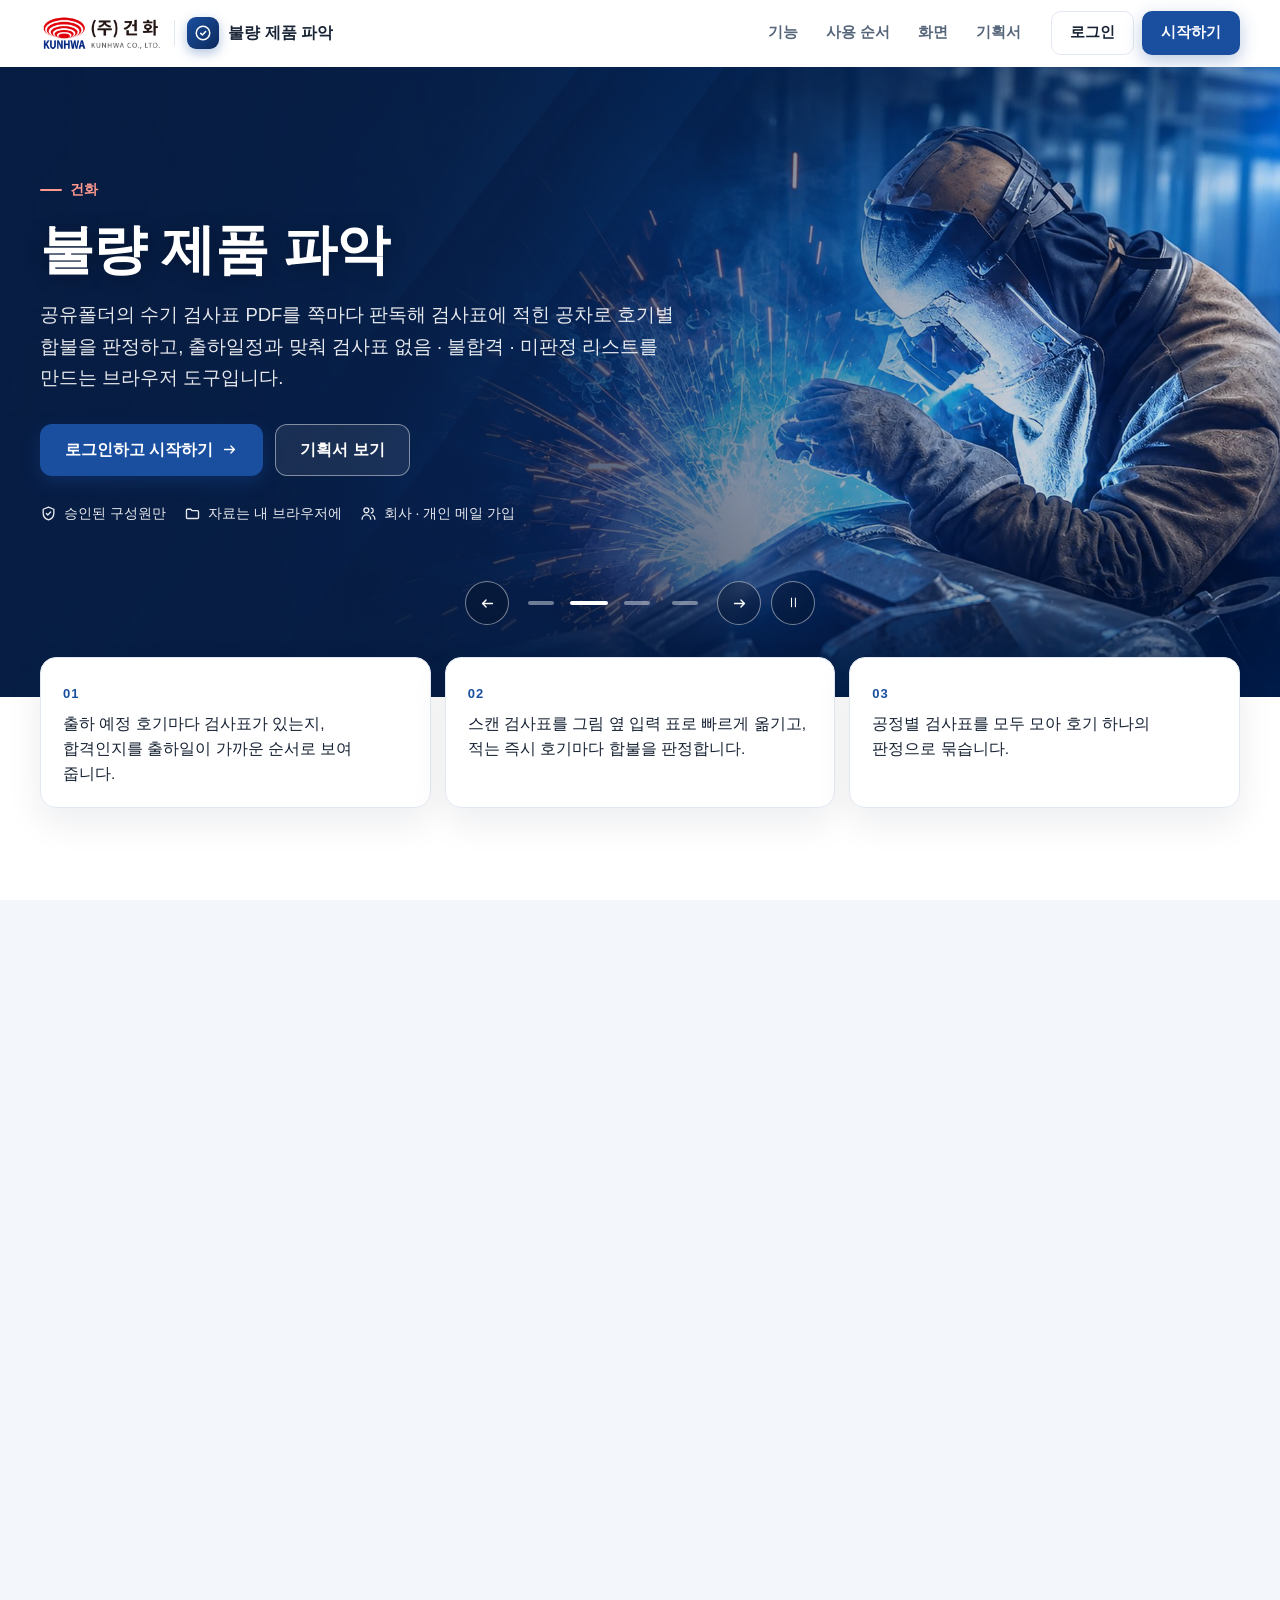
<file: index.html>
<!doctype html>
<html lang="ko">
<head>
  <meta charset="utf-8">
  <meta name="viewport" content="width=device-width, initial-scale=1">
  <title>불량 제품 파악 — v2.4</title>
  <!-- seo-kit: 공유 미리보기 · 아이콘(주소를 옮기면 아래 주소 3곳을 내 주소로) -->
  <link rel="canonical" href="https://data10-13.jobability.co.kr/">
  <meta property="og:type" content="website">
  <meta property="og:site_name" content="불량 제품 파악">
  <meta property="og:title" content="불량 제품 파악">
  <meta property="og:description" content="공유폴더의 수기 검사표 PDF를 쪽마다 판독해 검사표에 적힌 공차로 호기별 합불을 판정하고, 출하일정과 맞춰 검사표 없음 · 불합격 · 미판정 리스트를 만드는 브라우저 도구입니다.">
  <meta property="og:url" content="https://data10-13.jobability.co.kr/">
  <meta property="og:image" content="https://data10-13.jobability.co.kr/og-image.png">
  <meta property="og:image:secure_url" content="https://data10-13.jobability.co.kr/og-image.png">
  <meta property="og:image:type" content="image/png">
  <meta property="og:image:width" content="1200">
  <meta property="og:image:height" content="630">
  <meta property="og:image:alt" content="불량 제품 파악">
  <meta property="og:locale" content="ko_KR">
  <meta name="twitter:card" content="summary_large_image">
  <meta name="twitter:title" content="불량 제품 파악">
  <meta name="twitter:description" content="공유폴더의 수기 검사표 PDF를 쪽마다 판독해 검사표에 적힌 공차로 호기별 합불을 판정하고, 출하일정과 맞춰 검사표 없음 · 불합격 · 미판정 리스트를 만드는 브라우저 도구입니다.">
  <meta name="twitter:image" content="https://data10-13.jobability.co.kr/og-image.png">
  <!-- /seo-kit -->
  <meta name="description" content="공유폴더의 자주 검사 CHECK SHEET(수기 PDF)에서 모델·품번·호기와 측정값을 읽고(글자 층은 자동, 스캔은 사람·AI 반자동), 검사표에 적힌 공차로 호기별 합불을 판정해 출하일정과 맞춰 검사표 없음·불합격·미판정 리스트를 만드는 브라우저 도구(여러 쪽 · 공정별 검사표, 시트 풍선 체크)">
  <meta name="robots" content="noindex">
  <link rel="icon" href="data:image/svg+xml,%3Csvg xmlns='http://www.w3.org/2000/svg' viewBox='0 0 32 32'%3E%3Crect width='32' height='32' rx='7' fill='%230f2544'/%3E%3Cpath d='M9 6h11l4 4v16H9z' fill='none' stroke='%23fff' stroke-width='2'/%3E%3Cpath d='M12 18l3 3 6-7' fill='none' stroke='%237fb0ff' stroke-width='2.4'/%3E%3C/svg%3E">
  <!-- fresh-guard v3 (2026-10-21) — 배포 직후에도 강력 새로고침 없이 새 화면을 보이게 한다.
       GitHub Pages 는 HTML 을 max-age=600 으로 준다. 브라우저도, GitHub 앞단 캐시(Fastly)도 그동안 옛 HTML 을 줄 수 있다
       (Cloudflare 는 HTML 을 캐시하지 않는다 — cf-cache-status: DYNAMIC 실측).
       여기서 하는 일: 지금 화면의 Last-Modified(document.lastModified)와 서버의 최신 값(HEAD)을 비교해,
       서버 쪽이 새로우면 「?_fg=<판>」을 붙인 주소로 한 번 옮겨 간다. 질의가 붙은 주소는 브라우저 캐시에도 Fastly 캐시에도
       없어 반드시 새 판이 온다(실측 x-cache: MISS). 붙은 _fg 는 새 화면이 뜨자마자 주소창에서 지운다. 같은 판으로 두 번 돌지 않는다.
       v2: 열 때만이 아니라 앱 안 메뉴 이동(pushState·hashchange·popstate) 때도 15초에 한 번까지 다시 잰다(열어 둔 탭).
       v3: location.reload() 대신 질의 붙은 주소로 — reload 가 Fastly 에 남은 옛 판을 다시 받아 멈추던 것(10-21 build-data 강의안).
       탭 전환·포커스로는 옮기지 않는다(입력 유실). file:// 로 열면 아무것도 하지 않는다(data10-07 과 같음). ETag 는 Cloudflare 가 지워서 쓸 수 없다. 원본: dreamit-1000/scripts/fresh-guard/guard.html -->
  <script>(function(){try{var L=location,P='_fg',h=window.history,q=L.search;if(L.protocol==='file:')return;if(/[?&]_fg=/.test(q)&&h&&h.replaceState){q=q.replace(/([?&])_fg=[^&]*&?/,'$1').replace(/[?&]$/,'');h.replaceState(h.state,'',L.pathname+q+L.hash);}var d=Date.parse(document.lastModified),u=L.pathname+L.search,k='__fresh_guard',t=0;if(!d||!window.fetch||!window.sessionStorage)return;var g=function(s,v){return s+(s.indexOf('?')<0?'?':'&')+P+'='+v;};var c=function(){var n=Date.now();if(n-t<15000)return;t=n;fetch(g(u,n),{method:'HEAD',cache:'no-store'}).then(function(r){var lm=r.headers.get('last-modified'),f=lm&&Date.parse(lm);if(!f||f<=d+1000)return;if(sessionStorage.getItem(k)===lm)return;sessionStorage.setItem(k,lm);L.replace(g(L.pathname+L.search,f)+L.hash);})['catch'](function(){});};c();var p=h&&h.pushState;if(p)h.pushState=function(){var x=p.apply(this,arguments);c();return x;};addEventListener('hashchange',c);addEventListener('popstate',c);}catch(e){}})();</script>
  <link rel="stylesheet" href="css/style.css?v=2026-11-11.8">
  <!-- auth-kit: 로그인 전에는 도구 화면을 감춘다(js/auth.js 가 판정 뒤 푼다) -->
  <script>document.documentElement.classList.add('auth-lock')</script>
  <link rel="stylesheet" href="css/auth.css?v=2026-11-11.8">
  <link rel="stylesheet" href="css/board.css?v=2026-11-11.8">
  <!-- /auth-kit -->
</head>
<body>
  <a class="skip" href="#main">본문으로 건너뛰기</a>
  <div class="shell">
    <aside class="side" aria-label="주 메뉴">
      <a class="brand" href="#/import">
        <span class="brand-mark" aria-hidden="true">QC</span>
        <span class="brand-text">
          <span class="brand-name">불량 제품 파악</span>
          <span class="brand-sub">data10-13 · v2.4</span>
        </span>
      </a>
      <nav class="nav" id="nav"></nav>
    </aside>

    <div class="body">
      <header class="topbar">
        <a class="scope-chip" id="dataChip" href="#/ship"></a>
        <span class="topbar-note" id="storeNote"></span>
      </header>
      <div id="sampleBanner" class="sample-banner" hidden></div>
      <main id="main" class="main" tabindex="-1"></main>
      <footer class="site-footer">
        v2.4 · 엑셀과 PDF 는 이 브라우저 안에서만 읽고 저장합니다(서버로 보내지 않음) · AI 자동 보내기는 설정한 경우에만
      </footer>
    </div>
  </div>

  <div id="toast" class="toast" role="status" aria-live="polite" hidden></div>

  <!-- 로컬 파일(file://)로 열어도 돌도록 module 이 아닌 일반 스크립트로 불러옵니다. pdf.js 와 샘플 PDF 는 처음 필요할 때 불러옵니다(app.js) -->
  <script src="vendor/xlsx.full.min.js?v=2026-11-11.8"></script>
  <script src="js/logic.js?v=2026-11-11.8"></script>
  <script src="js/sample-data.js?v=2026-11-11.8"></script>
  <script src="js/store.js?v=2026-11-11.8"></script>
  <script src="js/ai-endpoint.js?v=2026-11-11.8"></script>
  <script src="js/ai-panel.js?v=2026-11-11.8"></script>
  <script src="js/app.js?v=2026-11-11.8"></script>
  <!-- auth-kit: 로그인 · 사용 신청 · 승인(정본 data10-00/kit/auth) -->
  <script src="vendor/supabase.js?v=2026-11-11.8"></script>
  <script src="js/auth-config.js?v=2026-11-11.8"></script>
  <script src="js/board.js?v=2026-11-11.8"></script>
  <script src="js/auth.js?v=2026-11-11.8"></script>
  <!-- /auth-kit -->
</body>
</html>
</file>
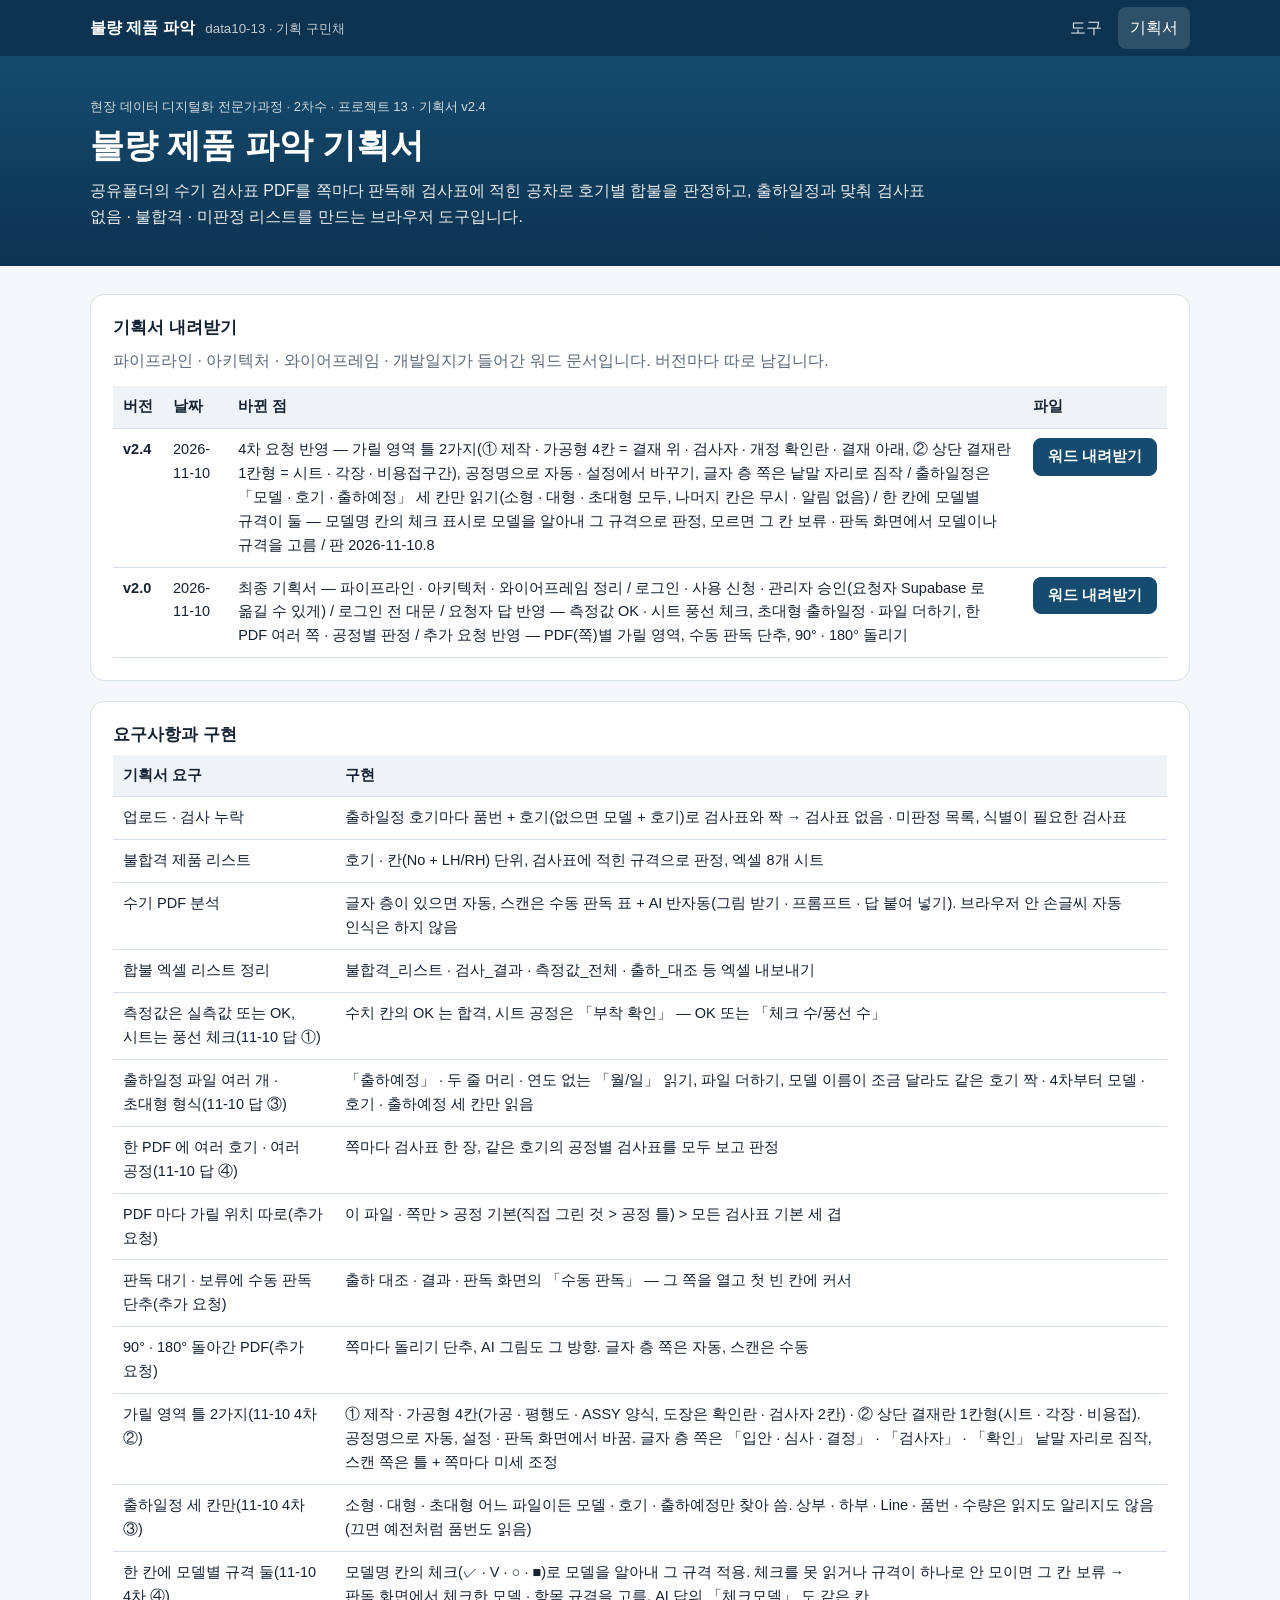
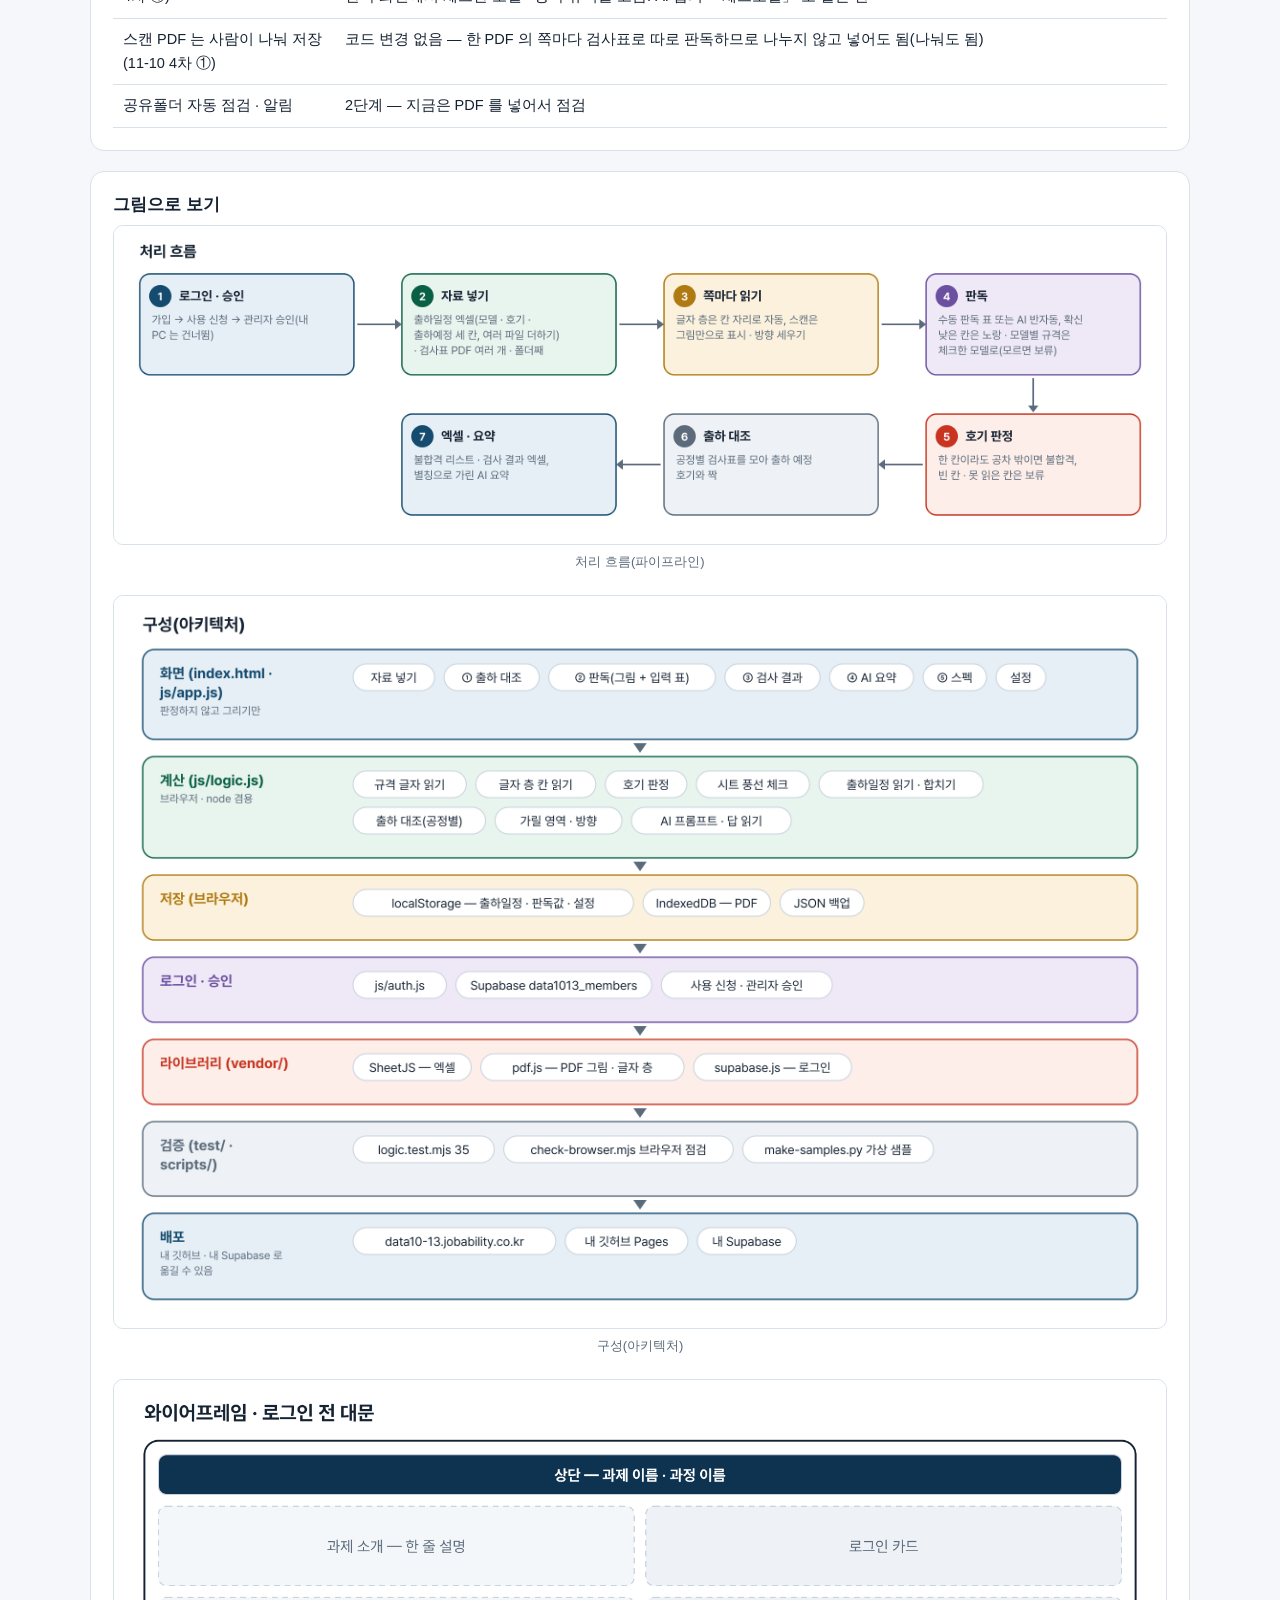
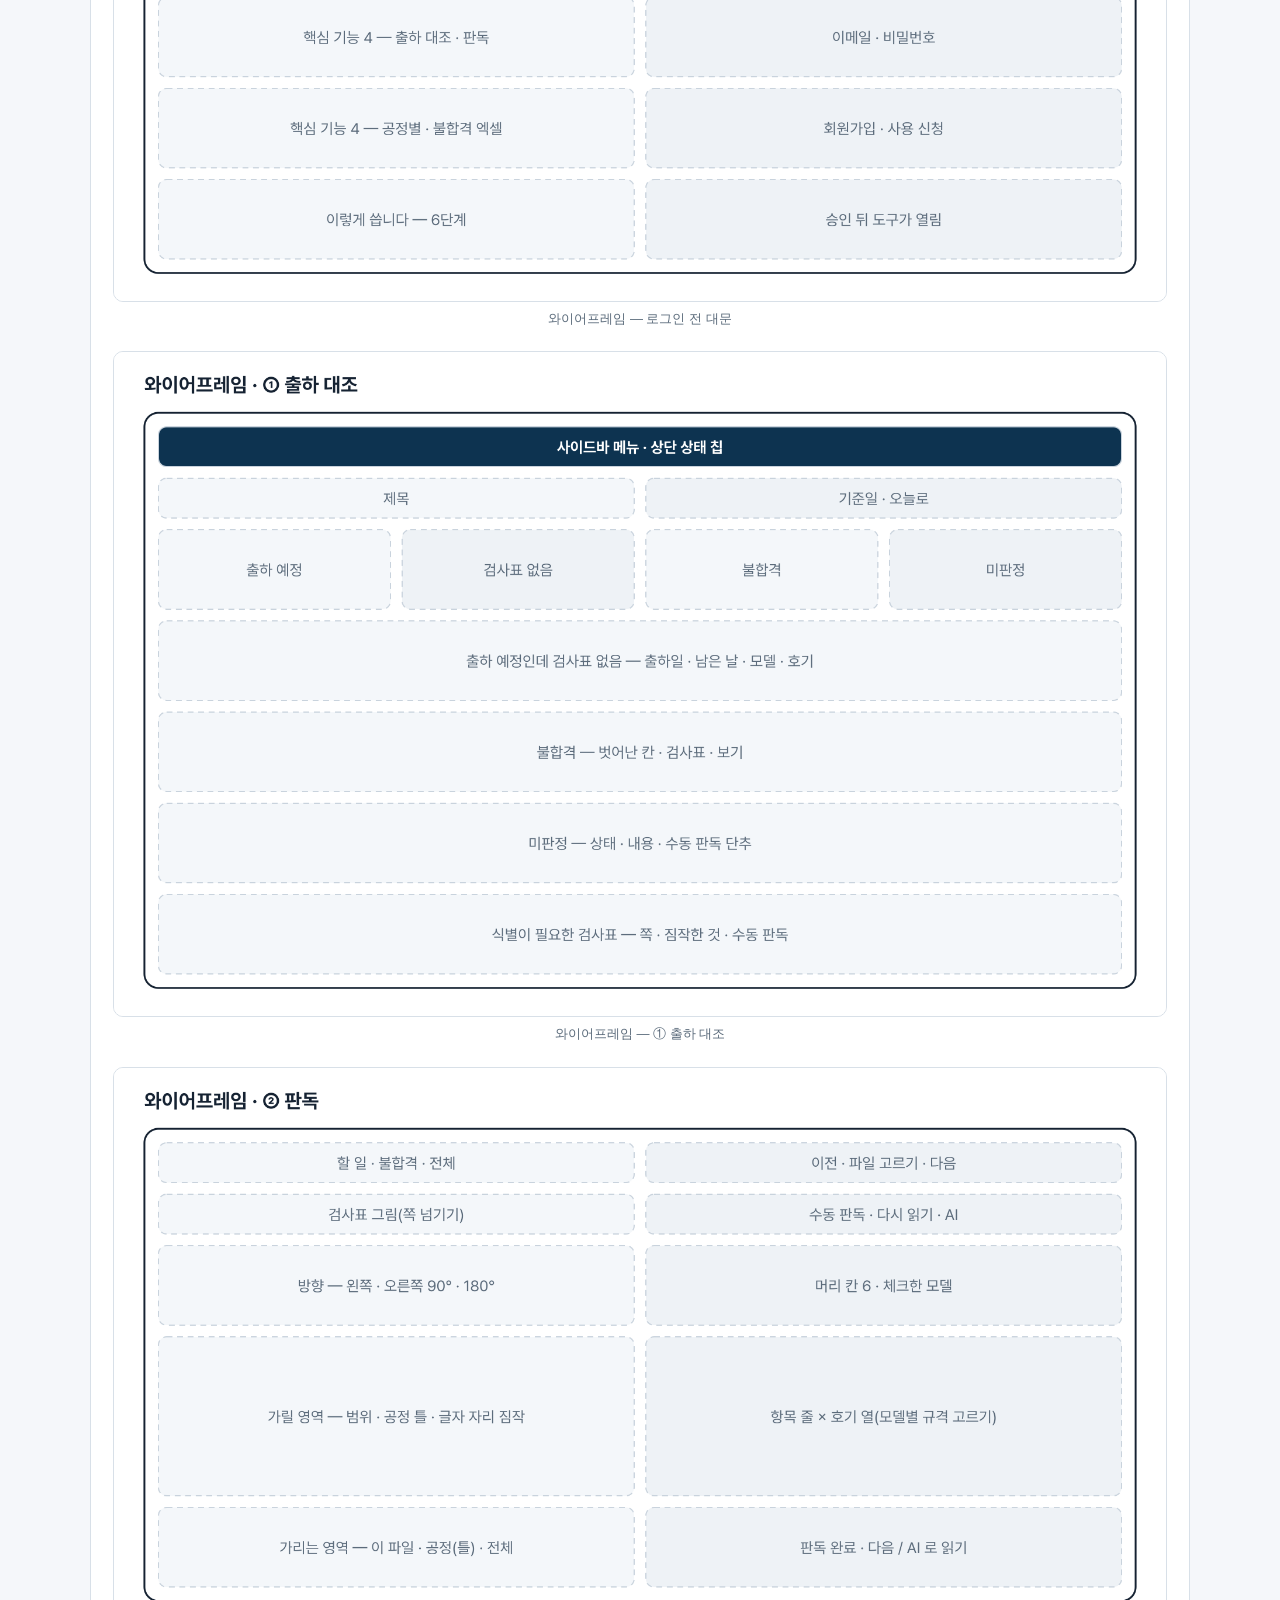
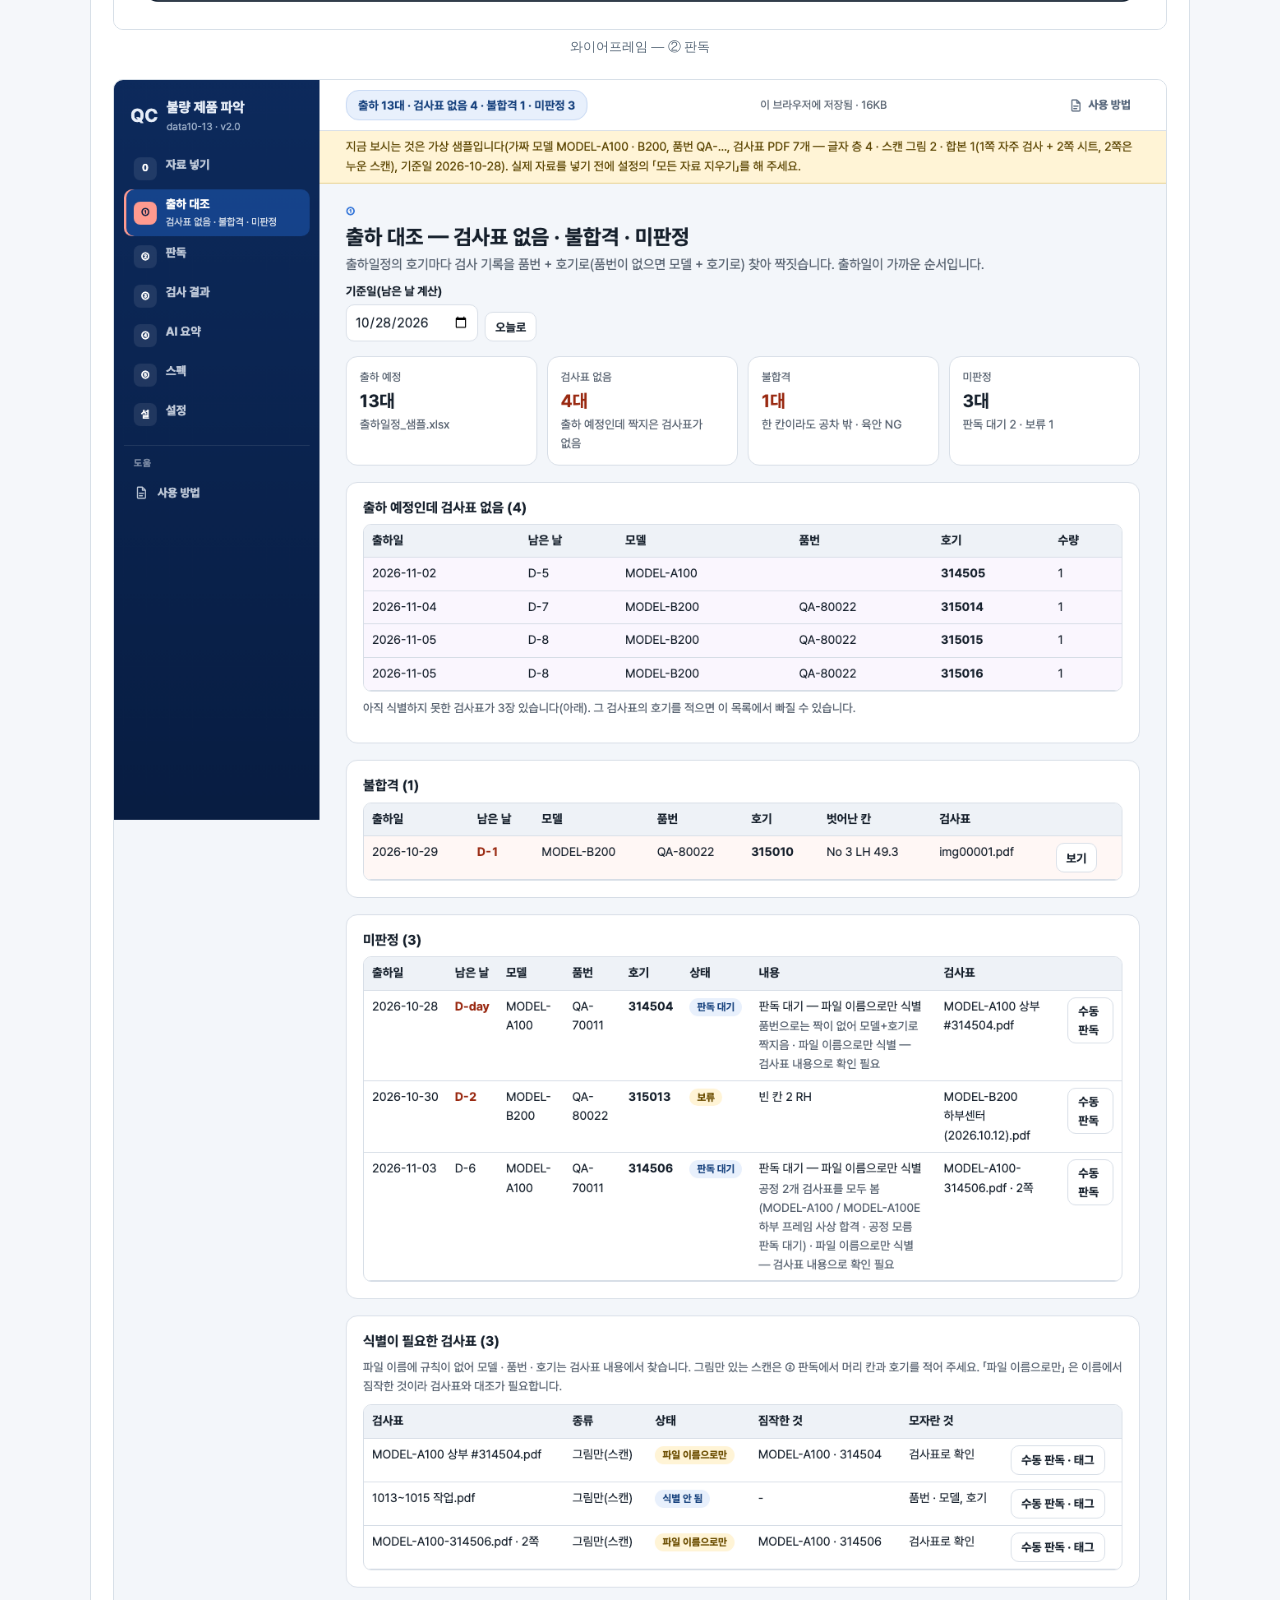
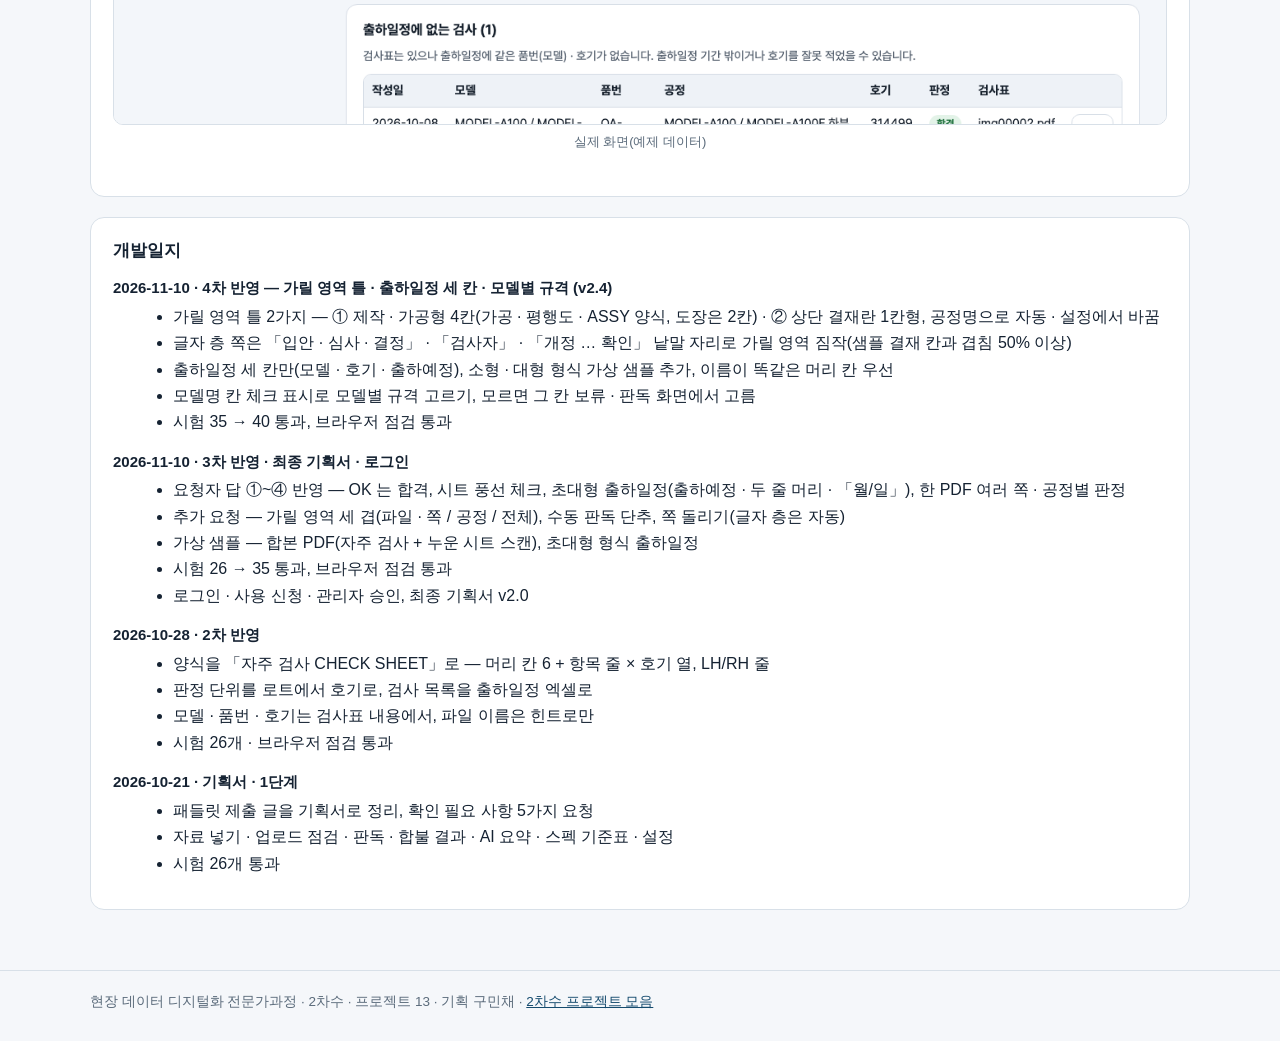
<file: plan.html>
<!DOCTYPE html>
<html lang="ko">
<head>
<meta charset="UTF-8">
<meta name="viewport" content="width=device-width, initial-scale=1.0">
<title>기획서 — 불량 제품 파악</title>
<meta name="robots" content="index,follow">
<link rel="icon" href="favicon.svg" type="image/svg+xml">
<link rel="stylesheet" href="css/style.css">
<style>
.plan-figs figure{margin:0 0 22px;} .plan-figs img{width:100%;height:auto;border:1px solid var(--line);border-radius:10px;background:#fff;}
.plan-figs figcaption{font-size:13px;color:var(--sub);text-align:center;margin-top:6px;}
.plan td{white-space:normal;} .plan td .btn{min-height:36px;white-space:nowrap;}
h3{font-size:15px;margin:16px 0 6px;} main ul{margin:0 0 10px 20px;}
:root{--ink:#152232;--sub:#5b6b7b;--line:#d8e0e8;--brand:#154b6e;--bg:#f5f7fa;--container-pad:20px}
@media (min-width:640px){:root{--container-pad:28px}} @media (min-width:1024px){:root{--container-pad:40px}}
*{box-sizing:border-box} body{margin:0;background:var(--bg);color:var(--ink);font:16px/1.65 Pretendard,'Apple SD Gothic Neo','Malgun Gothic',sans-serif;word-break:keep-all;overflow-wrap:break-word}
a{color:var(--brand)} .wrap,.topnav-inner{max-width:calc(1100px + 2*var(--container-pad));margin:0 auto;padding:0 var(--container-pad)}
.topnav{background:#0d3350;color:#fff;position:sticky;top:0;z-index:5} .topnav-inner{display:flex;flex-wrap:wrap;align-items:center;justify-content:space-between;gap:8px;min-height:56px}
.topnav-brand{color:#fff;text-decoration:none;font-weight:700} .topnav-brand small{font-weight:400;opacity:.75;margin-left:6px}
.topnav-links{list-style:none;display:flex;gap:4px;margin:0;padding:0} .topnav-links a{color:#dbe7f0;text-decoration:none;padding:8px 12px;border-radius:8px;display:block} .topnav-links a.active,.topnav-links a:hover{background:rgba(255,255,255,.14);color:#fff}
.hero{background:linear-gradient(180deg,#154b6e,#0d3350);color:#fff;padding:40px 0 36px} .hero h1{margin:6px 0 10px;font-size:clamp(24px,3.4vw,34px);color:#fff} .hero p{margin:0;opacity:.9;max-width:860px} .eyebrow{font-size:13px;opacity:.8}
main{padding:28px 0 40px} .card{background:#fff;border:1px solid var(--line);border-radius:14px;padding:22px;margin:0 0 20px} .sub{color:var(--sub)}
.tablewrap{overflow-x:auto} table{border-collapse:collapse;width:100%;font-size:14.5px} th,td{border-bottom:1px solid var(--line);padding:9px 10px;text-align:left;vertical-align:top} th{background:#eef3f7;white-space:nowrap}
.btn{display:inline-flex;align-items:center;justify-content:center;padding:6px 14px;border-radius:8px;border:1px solid var(--brand);text-decoration:none;font-weight:600} .btn.primary{background:var(--brand);color:#fff}
footer{border-top:1px solid var(--line);padding:20px 0 28px;color:var(--sub);font-size:13.5px}
</style>
</head>
<body>
<nav class="topnav" aria-label="주요 메뉴">
  <div class="topnav-inner">
    <a class="topnav-brand" href="index.html">불량 제품 파악 <small>data10-13 · 기획 구민채</small></a>
    <ul class="topnav-links">
      <li><a href="index.html">도구</a></li>
      <li><a href="plan.html" class="active" aria-current="page">기획서</a></li>
    </ul>
  </div>
</nav>
<header class="hero"><div class="wrap">
  <div class="eyebrow">현장 데이터 디지털화 전문가과정 · 2차수 · 프로젝트 13 · 기획서 v2.4</div>
  <h1>불량 제품 파악 기획서</h1>
  <p>공유폴더의 수기 검사표 PDF를 쪽마다 판독해 검사표에 적힌 공차로 호기별 합불을 판정하고, 출하일정과 맞춰 검사표 없음 · 불합격 · 미판정 리스트를 만드는 브라우저 도구입니다.</p>
</div></header>
<main><div class="wrap">
<div class="card">
  <h2 style="margin-top:0">기획서 내려받기</h2>
  <p class="sub">파이프라인 · 아키텍처 · 와이어프레임 · 개발일지가 들어간 워드 문서입니다. 버전마다 따로 남깁니다.</p>
  <div class="tablewrap plan"><table><thead><tr><th>버전</th><th>날짜</th><th>바뀐 점</th><th>파일</th></tr></thead><tbody><tr><td><b>v2.4</b></td><td>2026-11-10</td><td>4차 요청 반영 — 가릴 영역 틀 2가지(① 제작 · 가공형 4칸 = 결재 위 · 검사자 · 개정 확인란 · 결재 아래, ② 상단 결재란 1칸형 = 시트 · 각장 · 비용접구간), 공정명으로 자동 · 설정에서 바꾸기, 글자 층 쪽은 낱말 자리로 짐작 / 출하일정은 「모델 · 호기 · 출하예정」 세 칸만 읽기(소형 · 대형 · 초대형 모두, 나머지 칸은 무시 · 알림 없음) / 한 칸에 모델별 규격이 둘 — 모델명 칸의 체크 표시로 모델을 알아내 그 규격으로 판정, 모르면 그 칸 보류 · 판독 화면에서 모델이나 규격을 고름 / 판 2026-11-10.8</td><td><a class="btn primary" href="docs/기획서/data10-13_구민채_불량제품파악_기획서_v2.4.docx" download>워드 내려받기</a></td></tr><tr><td><b>v2.0</b></td><td>2026-11-10</td><td>최종 기획서 — 파이프라인 · 아키텍처 · 와이어프레임 정리 / 로그인 · 사용 신청 · 관리자 승인(요청자 Supabase 로 옮길 수 있게) / 로그인 전 대문 / 요청자 답 반영 — 측정값 OK · 시트 풍선 체크, 초대형 출하일정 · 파일 더하기, 한 PDF 여러 쪽 · 공정별 판정 / 추가 요청 반영 — PDF(쪽)별 가릴 영역, 수동 판독 단추, 90° · 180° 돌리기</td><td><a class="btn primary" href="docs/기획서/data10-13_구민채_불량제품파악_기획서_v2.0.docx" download>워드 내려받기</a></td></tr></tbody></table></div>
</div>
<div class="card plan">
  <h2 style="margin-top:0">요구사항과 구현</h2>
  <div class="tablewrap"><table><thead><tr><th>기획서 요구</th><th>구현</th></tr></thead><tbody><tr><td>업로드 · 검사 누락</td><td>출하일정 호기마다 품번 + 호기(없으면 모델 + 호기)로 검사표와 짝 → 검사표 없음 · 미판정 목록, 식별이 필요한 검사표</td></tr><tr><td>불합격 제품 리스트</td><td>호기 · 칸(No + LH/RH) 단위, 검사표에 적힌 규격으로 판정, 엑셀 8개 시트</td></tr><tr><td>수기 PDF 분석</td><td>글자 층이 있으면 자동, 스캔은 수동 판독 표 + AI 반자동(그림 받기 · 프롬프트 · 답 붙여 넣기). 브라우저 안 손글씨 자동 인식은 하지 않음</td></tr><tr><td>합불 엑셀 리스트 정리</td><td>불합격_리스트 · 검사_결과 · 측정값_전체 · 출하_대조 등 엑셀 내보내기</td></tr><tr><td>측정값은 실측값 또는 OK, 시트는 풍선 체크(11-10 답 ①)</td><td>수치 칸의 OK 는 합격, 시트 공정은 「부착 확인」 — OK 또는 「체크 수/풍선 수」</td></tr><tr><td>출하일정 파일 여러 개 · 초대형 형식(11-10 답 ③)</td><td>「출하예정」 · 두 줄 머리 · 연도 없는 「월/일」 읽기, 파일 더하기, 모델 이름이 조금 달라도 같은 호기 짝 · 4차부터 모델 · 호기 · 출하예정 세 칸만 읽음</td></tr><tr><td>한 PDF 에 여러 호기 · 여러 공정(11-10 답 ④)</td><td>쪽마다 검사표 한 장, 같은 호기의 공정별 검사표를 모두 보고 판정</td></tr><tr><td>PDF 마다 가릴 위치 따로(추가 요청)</td><td>이 파일 · 쪽만 &gt; 공정 기본(직접 그린 것 &gt; 공정 틀) &gt; 모든 검사표 기본 세 겹</td></tr><tr><td>판독 대기 · 보류에 수동 판독 단추(추가 요청)</td><td>출하 대조 · 결과 · 판독 화면의 「수동 판독」 — 그 쪽을 열고 첫 빈 칸에 커서</td></tr><tr><td>90° · 180° 돌아간 PDF(추가 요청)</td><td>쪽마다 돌리기 단추, AI 그림도 그 방향. 글자 층 쪽은 자동, 스캔은 수동</td></tr><tr><td>가릴 영역 틀 2가지(11-10 4차 ②)</td><td>① 제작 · 가공형 4칸(가공 · 평행도 · ASSY 양식, 도장은 확인란 · 검사자 2칸) · ② 상단 결재란 1칸형(시트 · 각장 · 비용접). 공정명으로 자동, 설정 · 판독 화면에서 바꿈. 글자 층 쪽은 「입안 · 심사 · 결정」 · 「검사자」 · 「확인」 낱말 자리로 짐작, 스캔 쪽은 틀 + 쪽마다 미세 조정</td></tr><tr><td>출하일정 세 칸만(11-10 4차 ③)</td><td>소형 · 대형 · 초대형 어느 파일이든 모델 · 호기 · 출하예정만 찾아 씀. 상부 · 하부 · Line · 품번 · 수량은 읽지도 알리지도 않음(끄면 예전처럼 품번도 읽음)</td></tr><tr><td>한 칸에 모델별 규격 둘(11-10 4차 ④)</td><td>모델명 칸의 체크(✓ · V · ○ · ■)로 모델을 알아내 그 규격 적용. 체크를 못 읽거나 규격이 하나로 안 모이면 그 칸 보류 → 판독 화면에서 체크한 모델 · 항목 규격을 고름. AI 답의 「체크모델」 도 같은 칸</td></tr><tr><td>스캔 PDF 는 사람이 나눠 저장(11-10 4차 ①)</td><td>코드 변경 없음 — 한 PDF 의 쪽마다 검사표로 따로 판독하므로 나누지 않고 넣어도 됨(나눠도 됨)</td></tr><tr><td>공유폴더 자동 점검 · 알림</td><td>2단계 — 지금은 PDF 를 넣어서 점검</td></tr></tbody></table></div>
</div>
<div class="card plan-figs"><h2 style="margin-top:0">그림으로 보기</h2><figure><img src="docs/img/pipeline.png" alt="처리 흐름(파이프라인)" loading="lazy"><figcaption>처리 흐름(파이프라인)</figcaption></figure><figure><img src="docs/img/architecture.png" alt="구성(아키텍처)" loading="lazy"><figcaption>구성(아키텍처)</figcaption></figure><figure><img src="docs/img/wireframe-1.png" alt="와이어프레임 — 로그인 전 대문" loading="lazy"><figcaption>와이어프레임 — 로그인 전 대문</figcaption></figure><figure><img src="docs/img/wireframe-2.png" alt="와이어프레임 — ① 출하 대조" loading="lazy"><figcaption>와이어프레임 — ① 출하 대조</figcaption></figure><figure><img src="docs/img/wireframe-3.png" alt="와이어프레임 — ② 판독" loading="lazy"><figcaption>와이어프레임 — ② 판독</figcaption></figure><figure><img src="docs/img/screen.png" alt="실제 화면(예제 데이터)" loading="lazy"><figcaption>실제 화면(예제 데이터)</figcaption></figure></div>
<div class="card"><h2 style="margin-top:0">개발일지</h2><h3>2026-11-10 · 4차 반영 — 가릴 영역 틀 · 출하일정 세 칸 · 모델별 규격 (v2.4)</h3><ul><li>가릴 영역 틀 2가지 — ① 제작 · 가공형 4칸(가공 · 평행도 · ASSY 양식, 도장은 2칸) · ② 상단 결재란 1칸형, 공정명으로 자동 · 설정에서 바꿈</li><li>글자 층 쪽은 「입안 · 심사 · 결정」 · 「검사자」 · 「개정 … 확인」 낱말 자리로 가릴 영역 짐작(샘플 결재 칸과 겹침 50% 이상)</li><li>출하일정 세 칸만(모델 · 호기 · 출하예정), 소형 · 대형 형식 가상 샘플 추가, 이름이 똑같은 머리 칸 우선</li><li>모델명 칸 체크 표시로 모델별 규격 고르기, 모르면 그 칸 보류 · 판독 화면에서 고름</li><li>시험 35 → 40 통과, 브라우저 점검 통과</li></ul><h3>2026-11-10 · 3차 반영 · 최종 기획서 · 로그인</h3><ul><li>요청자 답 ①~④ 반영 — OK 는 합격, 시트 풍선 체크, 초대형 출하일정(출하예정 · 두 줄 머리 · 「월/일」), 한 PDF 여러 쪽 · 공정별 판정</li><li>추가 요청 — 가릴 영역 세 겹(파일 · 쪽 / 공정 / 전체), 수동 판독 단추, 쪽 돌리기(글자 층은 자동)</li><li>가상 샘플 — 합본 PDF(자주 검사 + 누운 시트 스캔), 초대형 형식 출하일정</li><li>시험 26 → 35 통과, 브라우저 점검 통과</li><li>로그인 · 사용 신청 · 관리자 승인, 최종 기획서 v2.0</li></ul><h3>2026-10-28 · 2차 반영</h3><ul><li>양식을 「자주 검사 CHECK SHEET」로 — 머리 칸 6 + 항목 줄 × 호기 열, LH/RH 줄</li><li>판정 단위를 로트에서 호기로, 검사 목록을 출하일정 엑셀로</li><li>모델 · 품번 · 호기는 검사표 내용에서, 파일 이름은 힌트로만</li><li>시험 26개 · 브라우저 점검 통과</li></ul><h3>2026-10-21 · 기획서 · 1단계</h3><ul><li>패들릿 제출 글을 기획서로 정리, 확인 필요 사항 5가지 요청</li><li>자료 넣기 · 업로드 점검 · 판독 · 합불 결과 · AI 요약 · 스펙 기준표 · 설정</li><li>시험 26개 통과</li></ul></div>
</div></main>
<footer><div class="wrap">현장 데이터 디지털화 전문가과정 · 2차수 · 프로젝트 13 · 기획 구민채 · <a href="https://data10-00.jobability.co.kr/">2차수 프로젝트 모음</a></div></footer>
</body>
</html>
</file>
<file: css/style.css>
/* 불량 제품 파악 — 1단계 화면 스타일
   뼈대(짙은 남색 사이드바 + 밝은 본문)와 부품은 data10-11 에서 가져왔습니다.
   360px 까지 반응형, 좁은 화면에서는 사이드바가 위쪽 메뉴로 바뀝니다. 그래프 색은 --series-* 변수. */
:root {
  --container-pad: 16px;
  --bg: #f3f6fa;
  --surface: #ffffff;
  --text: #16202c;
  --muted: #56616f;
  --line: #d6dde6;
  --primary: #2f73d9;
  --primary-dark: #215cb4;
  --primary-soft: #e8f0fc;
  --on-primary: #ffffff;
  --side: #0f2544;
  --side-2: #183a66;
  --on-side: #e7eef8;
  --on-side-muted: #9fb2cc;
  --danger: #b3261e;
  --warn-bg: #fff4d6;
  --ok: #1b6e3a;
  --fact: #1b6e3a;
  --obs: #8a4b00;
  --radius: 10px;
  --series-1: #2a78d6;    /* 불량률 */
  --series-2: #eb6834;    /* 목표 초과·몰린 조건 */
  --series-3: #1baf7a;    /* 목표선 */
  --series-plan: #9aa7b8; /* 작업수량·표본 적음(중립 회색) */
  --caution-bg: #fff4d6;
  --caution: #6b4d00;
}
@media (min-width: 640px) { :root { --container-pad: 24px; } }
@media (min-width: 1024px) { :root { --container-pad: 32px; } }

*, *::before, *::after { box-sizing: border-box; }
html { -webkit-text-size-adjust: 100%; }
body {
  margin: 0;
  background: var(--bg);
  color: var(--text);
  font-family: "Pretendard", "Apple SD Gothic Neo", "Malgun Gothic", "Noto Sans KR", system-ui, sans-serif;
  font-size: 16px;
  line-height: 1.6;
  word-break: keep-all;
  overflow-wrap: break-word;
}
button, input, select, textarea { font: inherit; color: inherit; }
input[type="file"] { max-width: 100%; }
img { max-width: 100%; display: block; }
h1, h2, h3 { line-height: 1.3; margin: 0 0 .5em; }
h1 { font-size: 1.6rem; }
h2 { font-size: 1.2rem; }
h3 { font-size: 1.05rem; }
p { margin: 0 0 .75em; }
a { color: var(--primary); }
.sr { position: absolute; width: 1px; height: 1px; overflow: hidden; clip: rect(0 0 0 0); white-space: nowrap; }
.skip { position: absolute; left: -999px; }
.skip:focus { left: 8px; top: 8px; background: #fff; padding: 8px; z-index: 50; }
[hidden] { display: none !important; }

/* ── 뼈대: 사이드바 + 본문 ─────────────────── */
.shell { display: grid; grid-template-columns: 250px minmax(0, 1fr); min-height: 100vh; }
.side { background: var(--side); color: var(--on-side); padding: 20px 12px; position: sticky; top: 0; height: 100vh; overflow-y: auto; }
.brand { display: flex; align-items: center; gap: 10px; text-decoration: none; color: var(--on-side); padding: 0 8px 18px; }
.brand-mark { font-weight: 800; font-size: 1.4rem; letter-spacing: .02em; }
.brand-text { display: flex; flex-direction: column; min-width: 0; }
.brand-name { font-weight: 800; font-size: 1.05rem; }
.brand-sub { font-size: .78rem; color: var(--on-side-muted); }
.nav { display: flex; flex-direction: column; gap: 4px; }
.nav a {
  display: grid; grid-template-columns: 28px minmax(0, 1fr); gap: 2px 8px; align-items: baseline;
  padding: 10px 12px; border-radius: var(--radius); color: var(--on-side); text-decoration: none;
}
.nav a .no { font-size: .78rem; color: var(--on-side-muted); }
.nav a .t { font-weight: 700; font-size: .95rem; }
.nav a .s { grid-column: 2; font-size: .78rem; color: var(--on-side-muted); }
.nav a:hover { background: rgba(255, 255, 255, .06); }
.nav a[aria-current="page"] { background: var(--side-2); }
.nav a[aria-current="page"] .no { color: #7fb0ff; }

.body { min-width: 0; display: flex; flex-direction: column; }
.topbar {
  display: flex; flex-wrap: wrap; align-items: center; gap: 8px 16px;
  padding: 12px var(--container-pad); background: var(--surface); border-bottom: 1px solid var(--line);
  position: sticky; top: 0; z-index: 10;
}
.scope-chip {
  display: inline-flex; flex-wrap: wrap; gap: 2px 8px; align-items: center; min-width: 0; max-width: 100%;
  padding: 6px 14px; border-radius: 16px; background: var(--primary-soft); border: 1px solid #c3d6f3;
  color: #17427e; font-weight: 700; font-size: .9rem; text-decoration: none;
}
.scope-chip .dim { font-weight: 500; color: var(--muted); }
.topbar-note { margin-left: auto; font-size: .85rem; color: var(--muted); }
.sample-banner { background: var(--warn-bg); border-bottom: 1px solid #e8cf85; color: #5a4400; font-size: .92rem; padding: 8px var(--container-pad); }
.main { padding: 24px var(--container-pad) 48px; width: 100%; max-width: calc(1280px + 2 * var(--container-pad)); }
.main:focus { outline: none; }
.site-footer { margin-top: auto; border-top: 1px solid var(--line); background: var(--surface); color: var(--muted); font-size: .85rem; padding: 14px var(--container-pad); }

@media (max-width: 1023px) {
  .shell { grid-template-columns: minmax(0, 1fr); }
  .side { position: static; height: auto; padding: 12px var(--container-pad); }
  .brand { padding: 0 0 10px; }
  .nav { flex-direction: row; flex-wrap: wrap; gap: 4px; }
  .nav a { display: inline-flex; gap: 6px; padding: 6px 10px; }
  .nav a .s { display: none; }
  .topbar { position: static; }
}

/* ── 공통 부품 ─────────────────────────── */
.stage { font-size: .8rem; font-weight: 800; color: var(--primary); letter-spacing: .04em; margin-bottom: 4px; }
.page-head { display: flex; flex-wrap: wrap; align-items: flex-end; gap: 8px 16px; margin-bottom: 18px; }
.page-head .titles { margin-right: auto; min-width: 0; }
.page-head h1 { margin: 0; }
.page-head .lead { color: var(--muted); margin: 4px 0 0; }
.card { background: var(--surface); border: 1px solid var(--line); border-radius: 14px; padding: 20px; margin-bottom: 20px; min-width: 0; }
.card > h2 { font-size: 1.05rem; }
.note { color: var(--muted); font-size: .9rem; }
.grid-2 { display: grid; grid-template-columns: repeat(2, minmax(0, 1fr)); gap: 20px; }
@media (max-width: 900px) { .grid-2 { grid-template-columns: minmax(0, 1fr); } }

.btn {
  display: inline-flex; align-items: center; justify-content: center; gap: 8px;
  min-height: 44px; padding: 8px 16px; border-radius: var(--radius);
  border: 1px solid var(--line); background: var(--surface); cursor: pointer; font-weight: 700; text-decoration: none; color: var(--text);
}
.btn:hover { border-color: var(--primary); }
.btn:disabled { opacity: .5; cursor: not-allowed; }
.btn-primary { background: var(--primary); color: var(--on-primary); border-color: var(--primary); }
.btn-primary:hover { background: var(--primary-dark); }
.btn-danger { color: var(--danger); border-color: var(--danger); }
.btn-sm { min-height: 36px; padding: 4px 12px; font-size: .9rem; }
.btn-big { min-height: 52px; font-size: 1.05rem; padding: 12px 28px; }
.btn-row { display: flex; flex-wrap: wrap; gap: 8px; }

/* 양식 */
.form-grid { display: grid; grid-template-columns: repeat(3, minmax(0, 1fr)); gap: 14px 18px; }
.form-grid .span-all { grid-column: 1 / -1; }
@media (max-width: 1100px) { .form-grid { grid-template-columns: repeat(2, minmax(0, 1fr)); } }
@media (max-width: 560px) { .form-grid { grid-template-columns: minmax(0, 1fr); } }
.field { display: flex; flex-direction: column; gap: 4px; min-width: 0; }
.field > span { font-weight: 700; font-size: .9rem; }
.field > span .req { color: var(--danger); margin-left: 4px; }
.field input, .field select, .field textarea {
  width: 100%; min-height: 44px; padding: 8px 10px; border: 1px solid var(--line); border-radius: var(--radius); background: var(--surface);
}
.field textarea { min-height: 80px; resize: vertical; }
.field .hint { font-size: .82rem; color: var(--muted); }
.field .err { color: var(--danger); font-size: .88rem; }
.field.invalid input, .field.invalid select, .field.invalid textarea { border-color: var(--danger); }
fieldset.block { border: 1px solid var(--line); border-radius: 14px; padding: 16px 18px 18px; margin: 0 0 18px; background: var(--surface); min-width: 0; }
fieldset.block legend { font-weight: 800; padding: 0 6px; }
details.block { border: 1px solid var(--line); border-radius: 14px; padding: 8px 18px; margin: 0 0 10px; background: var(--surface); min-width: 0; }
details.block[open] { padding-bottom: 16px; }
details.block > summary { font-weight: 800; overflow-wrap: anywhere; }
.view-toggle { display: inline-flex; border: 1px solid var(--line); border-radius: 10px; overflow: hidden; }
.view-toggle button { border: 0; background: var(--surface); padding: 6px 14px; font: inherit; cursor: pointer; min-height: 36px; }
.view-toggle button[aria-pressed="true"] { background: var(--primary); color: #fff; font-weight: 700; }
table.list.pivot td.label { white-space: nowrap; }
table.list.alias td:first-child { font-weight: 700; }
.kind { display: inline-block; font-size: .75rem; font-weight: 800; padding: 1px 8px; border-radius: 999px; margin-left: 6px; vertical-align: middle; }
.kind.fact { background: #e3f3e8; color: var(--fact); }
.kind.obs { background: #fdf0dc; color: var(--obs); }
.kind.meta { background: #eef1f5; color: var(--muted); }
.submit-bar { display: flex; justify-content: flex-end; gap: 8px; flex-wrap: wrap; position: sticky; bottom: 0; background: var(--bg); padding: 12px 0; }

/* 표 */
.table-wrap { overflow-x: auto; border: 1px solid var(--line); border-radius: var(--radius); background: var(--surface); }
table.list { width: 100%; border-collapse: collapse; font-size: .92rem; }
table.list th, table.list td { padding: 8px 10px; border-bottom: 1px solid var(--line); text-align: left; vertical-align: top; }
table.list th { background: #eef2f7; white-space: nowrap; }
table.list td.num, table.list th.num { text-align: right; white-space: nowrap; }
table.list td.zero { color: #a3adba; }
table.list tr.differs td { background: #fffaf0; }
table.list td.blk { color: var(--muted); font-size: .82rem; white-space: nowrap; }
.heat-1 { background: #eef4fd; } .heat-2 { background: #d9e7fb; } .heat-3 { background: #bcd4f7; }

/* 통계 타일 */
.tiles { display: grid; grid-template-columns: repeat(4, minmax(0, 1fr)); gap: 12px; margin-bottom: 20px; }
@media (max-width: 900px) { .tiles { grid-template-columns: repeat(2, minmax(0, 1fr)); } }
.tile { background: var(--surface); border: 1px solid var(--line); border-radius: 14px; padding: 14px 16px; min-width: 0; }
.tile .k { font-size: .85rem; color: var(--muted); }
.tile .v { font-size: 1.6rem; font-weight: 800; }

/* 가져오기 */
.map-grid { display: grid; grid-template-columns: repeat(auto-fill, minmax(260px, 1fr)); gap: 10px 16px; }
.map-row { display: flex; flex-direction: column; gap: 4px; min-width: 0; border: 1px solid var(--line); border-radius: 10px; padding: 8px 10px; background: #fafbfd; }
.map-row .col { font-weight: 800; }
.map-row .ex { font-size: .8rem; color: var(--muted); overflow: hidden; text-overflow: ellipsis; white-space: nowrap; }
.map-row select { min-height: 38px; border: 1px solid var(--line); border-radius: 8px; padding: 4px 8px; background: #fff; width: 100%; }

.alert { padding: 10px 14px; border-radius: var(--radius); margin: 10px 0; }
.alert.warn { background: #fdecea; color: #7a1c14; }
.alert.info { background: #eaf1fa; color: #123a66; }
.empty { text-align: center; padding: 40px 16px; color: var(--muted); }

/* 대화상자·알림 */
.dialog { border: none; border-radius: 12px; padding: 0; width: min(640px, calc(100vw - 32px)); max-height: calc(100vh - 32px); }
.dialog::backdrop { background: rgba(0, 0, 0, .45); }
.dialog-body { padding: 20px; }
.dialog-actions { display: flex; justify-content: flex-end; gap: 8px; margin-top: 16px; flex-wrap: wrap; }
.toast { position: fixed; left: 50%; bottom: 24px; transform: translateX(-50%); background: #1b2430; color: #fff; padding: 12px 18px; border-radius: var(--radius); z-index: 100; max-width: calc(100vw - 32px); }
.toast.error { background: var(--danger); }


/* ── data09-25 에서 이어 온 부품 ─────────── */
.filters { display: grid; grid-template-columns: repeat(auto-fit, minmax(min(100%, 200px), 1fr)); gap: 12px 16px; align-items: end; }
.filters .span-all { grid-column: 1 / -1; margin: 0; }
h2.sec { font-size: 1.15rem; margin: 4px 0 12px; }
.tile .v { font-size: 1.35rem; }
.map-row.missing { border-color: var(--danger); background: #fdf3f2; }
.map-row .req { color: var(--danger); font-size: .78rem; }
details > summary { cursor: pointer; font-weight: 700; padding: 6px 0; min-height: 32px; }
details.warn-list ul { max-height: 240px; overflow: auto; font-size: .88rem; }
details.card.rules > summary { font-weight: 700; }
.charts { display: grid; grid-template-columns: repeat(2, minmax(0, 1fr)); gap: 16px; margin-bottom: 16px; }
@media (max-width: 900px) { .charts { grid-template-columns: minmax(0, 1fr); } }
.fig { margin: 0; border: 1px solid var(--line); border-radius: var(--radius); padding: 10px 12px; min-width: 0; background: var(--surface); }
.fig figcaption { font-weight: 800; font-size: .92rem; }
svg.chart { width: 100%; height: auto; display: block; }
svg.chart .grid { stroke: #e6eaf0; stroke-width: 1; }
svg.chart .axis { stroke: #b9c2ce; stroke-width: 1; }
svg.chart .tick { fill: var(--muted); font-size: 12px; }
svg.chart .ln { fill: none; stroke-width: 2; stroke-linejoin: round; }
svg.chart .dot { stroke: var(--surface); stroke-width: 2; }
.legend { display: flex; flex-wrap: wrap; gap: 4px 14px; font-size: .82rem; color: var(--muted); min-height: 4px; }
.legend .lg { display: inline-flex; align-items: center; gap: 6px; }
.legend i { width: 12px; height: 12px; border-radius: 3px; display: inline-block; }
table.list tr.sum td { background: #eef2f7; font-weight: 700; }
table.list tr.total td { background: #dfe7f2; }
table.list td.indent { padding-left: 22px; }
table.list.weekly td:last-child { min-width: 220px; }
table.list.items input[type="text"], table.list.items input:not([type]) { width: 100%; min-height: 36px; padding: 4px 6px; border: 1px solid var(--line); border-radius: 8px; }
table.list tr.excluded td { color: #8b95a3; }
.an-list { display: grid; gap: 10px; }
.an { border: 1px solid var(--line); border-left-width: 5px; border-radius: var(--radius); padding: 10px 14px; min-width: 0; }
.an.lv-bad { border-left-color: var(--danger); }
.an.lv-warn { border-left-color: #c98500; }
.an-top { display: flex; flex-wrap: wrap; align-items: center; gap: 4px 8px; }
.an-ev { margin: 6px 0 4px; font-weight: 600; }
.an .note { margin: 2px 0; }
.tag.caution { background: var(--caution-bg); color: var(--caution); }
.drop { display: flex; flex-wrap: wrap; align-items: center; gap: 10px 16px; padding: 22px; border: 2px dashed var(--line); border-radius: 14px; background: #fafbfd; margin-bottom: 12px; }
.drop.over { border-color: var(--primary); background: var(--primary-soft); }
.btn { position: relative; }
.btn input[type="file"] { position: absolute; width: 1px; height: 1px; overflow: hidden; clip: rect(0 0 0 0); }
.steps { margin: 8px 0 12px; padding-left: 22px; }
.mono { font-family: ui-monospace, Menlo, Consolas, monospace; font-size: .85rem; }
textarea { width: 100%; min-height: 120px; padding: 8px 10px; border: 1px solid var(--line); border-radius: var(--radius); background: var(--surface); resize: vertical; }
.paper { padding: 28px; }
.rp h1 { font-size: 1.4rem; }
.rp h2 { font-size: 1.1rem; margin-top: 18px; }
.rp .pre { white-space: pre-line; background: #fafbfd; border: 1px solid var(--line); border-radius: var(--radius); padding: 12px 14px; }
.ai-send { display: inline-flex; align-items: center; flex-wrap: wrap; gap: 4px; }
@media (max-width: 700px) { .paper { padding: 16px; } }

@media print {
  .side, .topbar, .site-footer, .sample-banner, .no-print, .toast, .filters { display: none !important; }
  .shell { display: block; }
  body { background: #fff; font-size: 10.5pt; }
  .main { padding: 0; max-width: none; }
  .card { border: none; padding: 0; }
  .table-wrap { overflow: visible; border: none; }
  table.list th, table.list td { padding: 3px 5px; }
}
.mask-box { border: 1px solid var(--line); border-radius: 12px; padding: 10px 14px; margin: 0 0 12px; background: #fafbfd; }
.mask-box .opt { margin: 0; }

/* ── data10-11 추가 ─────────────────────── */
.opt { position: relative; display: flex; gap: 10px; align-items: flex-start; padding: 10px 12px; border: 1px solid var(--line); border-radius: var(--radius); background: var(--surface); cursor: pointer; min-width: 0; }
.opt input { margin-top: 4px; flex: none; width: 18px; height: 18px; accent-color: var(--primary); }
.opt .t { font-weight: 700; display: block; }
.opt .s { font-size: .82rem; color: var(--muted); display: block; }
.tag { display: inline-block; font-size: .75rem; font-weight: 800; padding: 1px 8px; border-radius: 999px; background: #eef1f5; color: var(--muted); }
.tag.warn { background: #fdecea; color: #7a1c14; }
.tag.m4 { background: var(--primary-soft); color: #17427e; }
svg.chart .ref { stroke: var(--series-3); stroke-width: 2; stroke-dasharray: 6 4; }
svg.chart .ref.now { stroke: #8a95a5; }
svg.chart .ref-label { fill: #12704d; font-size: 12px; font-weight: 700; }
svg.chart .ref-label.now { fill: #56616f; }
svg.chart .tick.val { font-weight: 700; fill: var(--text); }
.legend .ref-sw { width: 16px; height: 0; border-top: 2px dashed var(--series-3); border-radius: 0; background: none; }
.legend .ref-sw.now { border-top-color: #8a95a5; }
table.list tr.small td { color: #8b95a3; }
table.list td.over { color: #9a2a12; font-weight: 700; }
table.list.cross td.num { min-width: 86px; }
table.list.cross td.heat-1 { background: #fdf0e8; } table.list.cross td.heat-2 { background: #fbd9c6; } table.list.cross td.heat-3 { background: #f6b896; }
table.list.cross td.low { background: #eaf5ef; }
.small-mark { color: #8b95a3; font-size: .8rem; white-space: nowrap; }
.hot-list { display: grid; gap: 10px; }
.hot { border: 1px solid var(--line); border-left: 5px solid var(--series-2); border-radius: var(--radius); padding: 10px 14px; min-width: 0; }
.hot-top { display: flex; flex-wrap: wrap; gap: 4px 8px; align-items: center; }
.hot-top strong { font-size: 1.02rem; }
.hot .ev { margin: 6px 0 2px; font-weight: 600; }
.hot .note { margin: 2px 0; }
.m4-sec { margin-bottom: 20px; }
.m4-sec > h2 { display: flex; flex-wrap: wrap; gap: 6px 10px; align-items: baseline; }
.dim-grid { display: grid; grid-template-columns: repeat(2, minmax(0, 1fr)); gap: 16px; }
@media (max-width: 1100px) { .dim-grid { grid-template-columns: minmax(0, 1fr); } }
.dim-box { min-width: 0; }
.dim-box h3 { margin-top: 4px; }
.tabs { display: flex; flex-wrap: wrap; gap: 6px; margin-bottom: 12px; }
.tabs button { min-height: 40px; padding: 6px 14px; border: 1px solid var(--line); border-radius: 999px; background: var(--surface); cursor: pointer; font-weight: 700; }
.tabs button[aria-pressed="true"] { background: var(--primary); border-color: var(--primary); color: var(--on-primary); }
.inline-form { display: grid; grid-template-columns: repeat(auto-fit, minmax(min(100%, 160px), 1fr)); gap: 10px 14px; align-items: end; }
.goal { display: flex; flex-wrap: wrap; gap: 4px 12px; align-items: baseline; }
.goal .big { font-size: 1.6rem; font-weight: 800; }
.goal .over { color: #9a2a12; }
.goal .ok { color: var(--ok); }
.tile .v.over { color: #9a2a12; }
.tile .v.ok { color: var(--ok); }
svg.chart.hbar .tick { font-size: 15px; }

/* ── data10-13 추가 (판독 화면 · 상태 표시) ─────────── */
.st { display: inline-block; font-size: .78rem; font-weight: 800; padding: 1px 9px; border-radius: 999px; white-space: nowrap; background: #eef1f5; color: var(--muted); }
.st.pass { background: #e3f3e8; color: var(--ok); }
.st.fail { background: #fdecea; color: #9a2a12; }
.st.hold { background: var(--caution-bg); color: var(--caution); }
.st.wait { background: var(--primary-soft); color: #17427e; }
.st.missing { background: #f3e8fd; color: #5b2a86; }
.st.nospec, .st.extra { background: #eef1f5; color: var(--muted); }
.st.near { background: #fff4d6; color: var(--caution); }
table.list tr.row-fail td { background: #fff7f5; }
table.list tr.row-missing td { background: #faf6fe; }
.read-bar { display: flex; flex-wrap: wrap; gap: 8px; align-items: center; margin-bottom: 12px; }
.read-bar select { min-height: 44px; border: 1px solid var(--line); border-radius: var(--radius); padding: 6px 10px; background: var(--surface); max-width: 100%; min-width: 0; flex: 1 1 260px; }
.read-grid { display: grid; grid-template-columns: minmax(0, 1fr) 380px; gap: 16px; align-items: start; }
@media (max-width: 1100px) { .read-grid { grid-template-columns: minmax(0, 1fr); } }
.viewer { border: 1px solid var(--line); border-radius: var(--radius); background: #e9edf2; overflow: auto; max-height: 82vh; min-width: 0; }
.viewer.big { max-height: 82vh; }
.page-wrap { position: relative; margin: 0 auto; background: #fff; }
.page-wrap canvas { display: block; width: 100%; height: auto; }
.mask-layer { position: absolute; inset: 0; }
.mask-layer.drawing { cursor: crosshair; touch-action: none; }
.mask { position: absolute; border: 2px dashed #b3261e; background: rgba(179, 38, 30, .08); }
.mask span { position: absolute; left: 0; top: -1.5em; font-size: .72rem; font-weight: 700; color: #7a1c14; background: #fff; padding: 0 4px; border-radius: 4px; white-space: nowrap; }
.viewer-msg { padding: 40px 16px; text-align: center; color: var(--muted); }
.read-form { position: sticky; top: 76px; }
@media (max-width: 1100px) { .read-form { position: static; } }
.item-rows { display: grid; gap: 8px; margin: 10px 0; }
.item-row { display: grid; grid-template-columns: minmax(0, 1fr) 120px; gap: 4px 10px; align-items: center; border: 1px solid var(--line); border-radius: var(--radius); padding: 8px 10px; background: #fafbfd; }
.item-row .nm { font-weight: 700; }
.item-row .sp { grid-column: 1; font-size: .8rem; color: var(--muted); }
.item-row input { grid-column: 2; grid-row: 1 / span 2; width: 100%; min-height: 44px; padding: 6px 8px; border: 1px solid var(--line); border-radius: 8px; font-size: 1.05rem; text-align: right; }
.item-row .jd { grid-column: 1 / -1; font-size: .82rem; min-height: 1.2em; }
.item-row.fail { border-color: #e7a99f; background: #fff7f5; }
.item-row.pass { border-color: #b9dcc5; }
.item-row.hold { border-color: #e8cf85; background: #fffbef; }
.item-row.low input { background: #fff4d6; }
.meta-grid { display: grid; grid-template-columns: repeat(3, minmax(0, 1fr)); gap: 8px; }
@media (max-width: 480px) { .meta-grid { grid-template-columns: minmax(0, 1fr); } }
.verdict { display: flex; flex-wrap: wrap; align-items: center; gap: 6px 10px; padding: 10px 12px; border-radius: var(--radius); background: #eef2f7; font-weight: 700; }
.mon-bars { display: grid; gap: 8px; }
.mon-bar { display: grid; grid-template-columns: 96px minmax(0, 1fr) 110px; gap: 10px; align-items: center; font-size: .9rem; }
.mon-bar .bar { display: flex; height: 22px; border-radius: 6px; overflow: hidden; background: #eef1f5; }
.mon-bar .bar i { display: block; height: 100%; }
.mon-bar .bar i.pass { background: #5fb27f; } .mon-bar .bar i.fail { background: #d4573f; } .mon-bar .bar i.hold { background: #e0b44a; }
.mon-bar .bar i.wait { background: #8fb3e8; } .mon-bar .bar i.missing { background: #a98bc9; }
.legend i.pass { background: #5fb27f; } .legend i.fail { background: #d4573f; } .legend i.hold { background: #e0b44a; } .legend i.wait { background: #8fb3e8; } .legend i.missing { background: #a98bc9; }
@media (max-width: 560px) { .mon-bar { grid-template-columns: 70px minmax(0, 1fr); } .mon-bar .num { grid-column: 1 / -1; } }
.steps-row { display: grid; grid-template-columns: repeat(3, minmax(0, 1fr)); gap: 12px; }
@media (max-width: 900px) { .steps-row { grid-template-columns: minmax(0, 1fr); } }
.step-card { border: 1px solid var(--line); border-radius: 14px; padding: 16px; background: var(--surface); min-width: 0; }
.step-card h3 { display: flex; gap: 8px; align-items: baseline; }
.step-card .done { color: var(--ok); font-size: .85rem; font-weight: 700; }
table.list.spec input { width: 100%; min-width: 64px; min-height: 36px; padding: 4px 6px; border: 1px solid var(--line); border-radius: 8px; }
table.list.spec select { min-height: 36px; border: 1px solid var(--line); border-radius: 8px; }
table.list td.nw { white-space: nowrap; }

/* ── 2차 (2026-10-28) — 자주 검사 CHECK SHEET 판독 표 · 출하 대조 ─────────── */
.read-grid { grid-template-columns: minmax(0, 1fr); }
@media (min-width: 1360px) { .read-grid { grid-template-columns: minmax(0, 1fr) 520px; } }
.read-form { position: static; }   /* 항목 표가 길어 화면보다 높을 수 있음 */
.meta-grid.six { grid-template-columns: repeat(3, minmax(0, 1fr)); }
@media (max-width: 560px) { .meta-grid.six { grid-template-columns: repeat(2, minmax(0, 1fr)); } }
.meta-grid .field input { min-height: 40px; }
.field.from-name input, input.from-name { background: #fff4d6; border-color: #e8cf85; }
table.list.sheet-grid { min-width: 100%; width: auto; }
table.list.sheet-grid th, table.list.sheet-grid td { padding: 4px 6px; vertical-align: middle; }
table.list.sheet-grid td.no { text-align: center; font-weight: 700; }
table.list.sheet-grid td.lab { min-width: 110px; }
table.list.sheet-grid td.lab small { display: block; color: var(--muted); font-size: .76rem; }
table.list.sheet-grid td.lab small.bad { color: #9a2a12; font-weight: 700; }
table.list.sheet-grid td.sub { font-size: .8rem; color: var(--muted); text-align: center; }
table.list.sheet-grid th.hcol { min-width: 84px; position: relative; padding-right: 20px; }
table.list.sheet-grid th.hcol input { width: 100%; min-height: 34px; padding: 3px 5px; border: 1px solid var(--line); border-radius: 6px; font-weight: 700; }
table.list.sheet-grid th.hcol .x { position: absolute; right: 2px; top: 50%; transform: translateY(-50%); border: 0; background: none; cursor: pointer; color: var(--muted); font-size: 1rem; padding: 2px; }
table.list.sheet-grid td.v input { width: 78px; min-height: 36px; padding: 3px 5px; border: 1px solid var(--line); border-radius: 6px; text-align: right; font-size: .98rem; background: #fff; }
table.list.sheet-grid td.v input.low { background: #fff4d6; }
table.list.sheet-grid td.v.pass input { border-color: #8fc8a4; }
table.list.sheet-grid td.v.near input { border-color: #e0b44a; }
table.list.sheet-grid td.v.chk input { border-color: #8fb3e8; }
table.list.sheet-grid td.v.fail input { border-color: #d4573f; background: #fdecea; color: #9a2a12; font-weight: 700; }
table.list.sheet-grid td.v.hold input { border-color: #e0b44a; background: #fffbef; }
table.list.sheet-grid td.pr input { width: 120px; min-height: 34px; padding: 3px 5px; border: 1px solid var(--line); border-radius: 6px; }
table.list.sheet-grid tr.first td { border-top: 2px solid var(--line); }
table.list.sheet-grid tfoot th, table.list.sheet-grid tfoot td { background: #eef2f7; }
.jd-detail { margin: 8px 0 0; min-height: 1.2em; }
.dd { font-variant-numeric: tabular-nums; white-space: nowrap; }
.dd.soon { color: #9a2a12; font-weight: 800; }
.dd.past { color: var(--muted); }
.ref-date { display: flex; flex-wrap: wrap; align-items: end; gap: 8px; }
.ref-date .field input { min-height: 40px; }
pre.prompt { white-space: pre-wrap; background: #fafbfd; border: 1px solid var(--line); border-radius: 10px; padding: 10px; overflow-wrap: anywhere; }

/* 2026-11-10 — 쪽 방향 · 가릴 영역 범위 · 수동 판독 · 보류 빈 칸 */
.rot-bar { align-items: center; margin: 0 0 10px; gap: 6px; }
.rot-bar .note { margin-right: 4px; }
.mask-help .field { margin: 0; max-width: 420px; }
.mask-help select { max-width: 100%; }
.mask .mask-x { position: absolute; right: -11px; top: -11px; width: 24px; height: 24px; min-height: 0; padding: 0; border-radius: 50%; border: 1px solid #b3261e; background: #fff; color: #b3261e; font-weight: 700; line-height: 1; cursor: pointer; }
.manual-bar .btn-row { margin: 0; }
table.list.sheet-grid td.v.empty input { border-color: #e0b44a; background: #fffbef; }
/* 4차(2026-11-10) — 모델별 규격 고르기 · 체크한 모델 · 가릴 영역 틀 */
table.list.sheet-grid td.lab select.spec-pick { display: block; margin-top: 4px; width: 100%; max-width: 240px; min-height: 30px; font-size: .78rem; }
.model-pick .field { margin: 0; max-width: 360px; }
.model-pick select, .mask-help .form-grid select { max-width: 100%; }
.card table.list td select { max-width: 230px; }
.mask-help .form-grid { gap: 8px 14px; }

/* 11-11 요청: 판독 — 검사표 그림과 값 옮기는 칸이 따로 움직인다(값 칸은 고정된 상자 안에서 굴림) */
@media (min-width: 1100px) {
  .read-grid { grid-template-columns: minmax(0, 1fr) minmax(380px, 40%); }
  .read-grid > :first-child { position: sticky; top: 76px; max-height: calc(100vh - 96px); overflow-y: auto; overscroll-behavior: contain; }
  .read-form { position: sticky; top: 76px; max-height: calc(100vh - 96px); overflow-y: auto; overscroll-behavior: contain; padding-right: 4px; }
}
@media (min-width: 1360px) { .read-grid { grid-template-columns: minmax(0, 1fr) 520px; } }
.grp-bar { display: inline-flex; flex-wrap: wrap; gap: 8px; align-items: center; margin-left: auto; }
.read-bar .grp-sel { flex: 0 1 220px; }
.grp-in { min-height: 44px; border: 1px solid var(--line); border-radius: var(--radius); padding: 6px 10px; font: inherit; max-width: 220px; }
</file>
<file: css/auth.css>
/* data10 로그인 키트 — 정본: data10-00/kit/auth/css/auth.css (사본을 직접 고치지 말 것)
   로그인 전 대문 · 사용 신청 · 승인 대기 · 구성원 관리 창. 클래스는 모두 ag- / auth- 로 시작해 도구 화면과 섞이지 않는다. */
:root {
  --ag-ink: #172334; --ag-sub: #55657a; --ag-line: #d6dee8; --ag-bg: #f3f6f9;
  --ag-navy: #13274b; --ag-navy-2: #0c1b36; --ag-brand: #1f5fa8; --ag-brand-d: #174a84;
  --ag-ok: #1b6e3a; --ag-ok-bg: #e5f3ea; --ag-err: #b3261e; --ag-err-bg: #fdecea; --ag-warn: #7a5200; --ag-warn-bg: #fff4d6;
  --ag-accent: #a9c2e2;
  --ag-pad: 20px;
}
@media (min-width: 640px) { :root { --ag-pad: 28px; } }
@media (min-width: 1024px) { :root { --ag-pad: 40px; } }

/* 로그인 전에는 도구 화면을 감춘다(자리는 그대로 — 그래프 폭 계산이 흔들리지 않게 visibility) */
html.auth-lock body > *:not(#authGate) { visibility: hidden; }
html.auth-lock body { overflow: hidden; }

.ag {
  position: fixed; inset: 0; z-index: 2000; overflow-y: auto; -webkit-overflow-scrolling: touch;
  background: var(--ag-bg); color: var(--ag-ink);
  font: 16px/1.65 Pretendard, 'Apple SD Gothic Neo', 'Malgun Gothic', 'Noto Sans KR', sans-serif;
  word-break: keep-all; overflow-wrap: break-word;
}
.ag[hidden] { display: none; }
.ag *, .ag *::before, .ag *::after, .ag-modal * { box-sizing: border-box; }

.ag-wrap {
  max-width: calc(1180px + 2 * var(--ag-pad)); margin: 0 auto; padding: 0 var(--ag-pad);
  display: grid; grid-template-columns: minmax(0, 1fr); gap: 0;
}
.ag-hero {
  background: linear-gradient(160deg, var(--ag-navy) 0%, var(--ag-navy-2) 100%); color: #fff;
  margin: 0 calc(-1 * var(--ag-pad)); padding: 36px var(--ag-pad) 32px;
}
.ag-side { padding: 24px 0 8px; }
@media (min-width: 960px) {
  .ag { background: linear-gradient(90deg, var(--ag-navy-2) 0, var(--ag-navy-2) 50%, var(--ag-bg) 50%); }
  .ag-wrap { grid-template-columns: minmax(0, 1fr) minmax(0, 1fr); min-height: calc(100vh - 48px); align-items: center; }
  .ag-hero { margin: 0; padding: 56px 48px 56px 0; background: none; min-height: 100%; display: flex; flex-direction: column; justify-content: center; }
  .ag-side { padding: 56px 0 56px 48px; }
}
.ag-eyebrow { margin: 0 0 10px; font-size: 13.5px; letter-spacing: .02em; color: var(--ag-accent); }
.ag-hero h1 { margin: 0 0 14px; font-size: clamp(26px, 3.6vw, 38px); line-height: 1.3; color: #fff; font-weight: 800; }
.ag-lead { margin: 0 0 24px; color: #d7e3f2; font-size: 16.5px; max-width: 640px; }
.ag-feats { list-style: none; margin: 0 0 24px; padding: 0; display: grid; grid-template-columns: minmax(0, 1fr); gap: 10px; }
@media (min-width: 640px) { .ag-feats { grid-template-columns: repeat(2, minmax(0, 1fr)); } }
.ag-feats li { border: 1px solid rgba(255, 255, 255, .14); border-radius: 12px; padding: 14px 16px; background: rgba(255, 255, 255, .05); }
.ag-feats b { display: block; color: #fff; font-size: 15.5px; margin-bottom: 4px; }
.ag-feats span { display: block; color: #c4d3e6; font-size: 14px; line-height: 1.55; }
.ag-flow-t { margin: 0 0 8px; font-size: 13.5px; color: #a9c2e2; }
.ag-flow ol { list-style: none; margin: 0; padding: 0; display: flex; flex-wrap: wrap; gap: 8px; }
.ag-flow li { display: inline-flex; align-items: center; gap: 8px; padding: 6px 12px 6px 6px; border-radius: 999px; background: rgba(255, 255, 255, .08); color: #e6eef8; font-size: 14px; }
.ag-n { display: inline-grid; place-items: center; width: 24px; height: 24px; border-radius: 50%; background: #fff; color: var(--ag-navy); font-weight: 700; font-size: 13px; }

.ag-card { background: #fff; border: 1px solid var(--ag-line); border-radius: 16px; padding: 26px 24px; box-shadow: 0 10px 30px rgba(15, 30, 55, .08); max-width: 460px; margin: 0 auto; }
.ag-card h2 { margin: 6px 0 8px; font-size: 21px; color: var(--ag-ink); }
.ag-card p { margin: 0 0 12px; }
.ag-sub { color: var(--ag-sub); font-size: 14.5px; }
.ag-tabs { display: flex; gap: 4px; padding: 4px; background: #eef2f6; border-radius: 10px; margin: 0 0 18px; }
.ag-tabs button { flex: 1; border: 0; background: transparent; padding: 9px 10px; border-radius: 8px; font: inherit; font-weight: 600; color: var(--ag-sub); cursor: pointer; }
.ag-tabs button[aria-selected="true"] { background: #fff; color: var(--ag-ink); box-shadow: 0 1px 3px rgba(0, 0, 0, .1); }
.ag-form { display: grid; gap: 12px; }
.ag-form label { display: grid; gap: 5px; font-size: 14px; font-weight: 600; color: var(--ag-ink); }
.ag-form small { font-weight: 400; color: var(--ag-sub); }
.ag-form input { font: inherit; font-size: 16px; font-weight: 400; padding: 10px 12px; border: 1px solid var(--ag-line); border-radius: 9px; background: #fff; color: var(--ag-ink); width: 100%; }
.ag-form input::placeholder { color: #8a97a8; font-weight: 400; }
.ag-form input:focus { outline: 2px solid var(--ag-brand); outline-offset: 1px; border-color: var(--ag-brand); }
.ag-btn { font: inherit; font-weight: 700; display: inline-flex; align-items: center; justify-content: center; gap: 6px; min-height: 44px; padding: 8px 16px;
  border-radius: 10px; border: 1px solid var(--ag-line); background: #fff; color: var(--ag-ink); cursor: pointer; width: 100%; }
.ag-btn:hover { border-color: var(--ag-brand); }
.ag-btn:disabled { opacity: .6; cursor: progress; }
.ag-primary { background: var(--ag-brand); border-color: var(--ag-brand); color: #fff; }
.ag-primary:hover { background: var(--ag-brand-d); }
.ag-kakao { background: #fee500; border-color: #fee500; color: #191600; }
.ag-or { display: flex; align-items: center; gap: 10px; color: var(--ag-sub); font-size: 13px; margin: 14px 0; }
.ag-or::before, .ag-or::after { content: ''; flex: 1; height: 1px; background: var(--ag-line); }
.ag-hint { margin: 14px 0 0 !important; color: var(--ag-sub); font-size: 13.5px; }
.ag-msg { margin: 12px 0 0 !important; font-size: 14px; min-height: 1em; color: var(--ag-sub); }
.ag-msg:empty { display: none; }
.ag-msg.is-err { color: var(--ag-err); background: var(--ag-err-bg); padding: 8px 12px; border-radius: 8px; }
.ag-msg.is-ok { color: var(--ag-ok); background: var(--ag-ok-bg); padding: 8px 12px; border-radius: 8px; }
.ag-link { border: 0; background: none; color: var(--ag-sub); text-decoration: underline; font: inherit; font-size: 14px; cursor: pointer; margin-top: 14px; padding: 6px 0; }
.ag-badge { display: inline-block; padding: 3px 10px; border-radius: 999px; background: var(--ag-warn-bg); color: var(--ag-warn); font-size: 13px; font-weight: 700; }
.ag-badge.is-off { background: var(--ag-err-bg); color: var(--ag-err); }
.ag-claim { margin-top: 16px; padding: 14px; border: 1px dashed var(--ag-line); border-radius: 10px; font-size: 14px; color: var(--ag-sub); }
.ag-foot { text-align: center; color: var(--ag-sub); font-size: 13px; margin: 0; padding: 14px var(--ag-pad) 22px; }
@media (min-width: 960px) { .ag-foot { color: #8fa3bd; text-align: left; max-width: calc(1180px + 2 * var(--ag-pad)); margin: 0 auto; } }

/* 상단 바 계정 칩 */
.auth-chip { display: flex; align-items: center; gap: 6px; margin-left: auto; flex-wrap: nowrap; font-size: 13.5px; }
.auth-chip.is-float { position: fixed; top: 10px; right: 10px; z-index: 1500; background: #fff; border: 1px solid var(--ag-line); border-radius: 999px; padding: 4px 6px 4px 12px; }
.auth-chip-name { max-width: 9em; overflow: hidden; text-overflow: ellipsis; white-space: nowrap; font-weight: 600; }
.auth-chip-btn { font: inherit; font-size: 13px; border: 1px solid var(--ag-line); background: #fff; color: var(--ag-ink); border-radius: 8px; padding: 5px 10px; cursor: pointer; white-space: nowrap; display: inline-flex; align-items: center; gap: 4px; }
.auth-chip-btn:hover { border-color: var(--ag-brand); color: var(--ag-brand); }
.auth-chip-n { display: inline-grid; place-items: center; min-width: 18px; height: 18px; padding: 0 5px; border-radius: 9px; background: var(--ag-err); color: #fff; font-size: 11.5px; font-weight: 700; }
.auth-chip-n[hidden] { display: none; }
@media (max-width: 639px) { .auth-chip-name { display: none; } }

/* 구성원 관리 창 */
.ag-modal { position: fixed; inset: 0; z-index: 2100; background: rgba(10, 20, 35, .5); display: flex; align-items: flex-start; justify-content: center; padding: 24px 12px; overflow-y: auto;
  font: 15px/1.6 Pretendard, 'Apple SD Gothic Neo', 'Malgun Gothic', sans-serif; color: var(--ag-ink); word-break: keep-all; overflow-wrap: break-word; }
.ag-modal[hidden] { display: none; }
.ag-panel { background: #fff; border-radius: 14px; width: 100%; max-width: 980px; padding: 20px 22px 24px; }
.ag-panel-h { display: flex; align-items: center; justify-content: space-between; gap: 12px; }
.ag-panel-h h2 { margin: 0; font-size: 20px; }
.ag-x { border: 0; background: none; font-size: 26px; line-height: 1; cursor: pointer; color: var(--ag-sub); padding: 4px 8px; }
.ag-panel .ag-tabs { max-width: 320px; margin: 12px 0; }
.ag-tablewrap { overflow-x: auto; }
.ag-table { width: 100%; border-collapse: collapse; font-size: 14.5px; }
.ag-table th, .ag-table td { text-align: left; vertical-align: top; padding: 10px 8px; border-bottom: 1px solid var(--ag-line); }
.ag-table th { background: #f1f4f8; font-size: 13.5px; white-space: nowrap; }
.ag-table small { color: var(--ag-sub); }
.ag-acts { display: flex; flex-wrap: wrap; gap: 6px; min-width: 150px; }
.ag-btn.ag-sm { width: auto; min-height: 34px; padding: 4px 10px; font-size: 13.5px; }
.ag-st { display: inline-block; padding: 1px 8px; border-radius: 999px; font-size: 12.5px; font-weight: 700; background: #eef2f6; color: var(--ag-sub); }
.ag-st.is-pending { background: var(--ag-warn-bg); color: var(--ag-warn); }
.ag-st.is-active { background: var(--ag-ok-bg); color: var(--ag-ok); }
.ag-st.is-disabled { background: var(--ag-err-bg); color: var(--ag-err); }
.ag-st.is-admin { background: #e6eef9; color: var(--ag-brand-d); }
/* 밝은 테마(plan.json landing.theme = "light") — 바탕은 --ag-bg, 글자는 --ag-ink, 강조는 --ag-accent */
.ag-light, .ag-light .ag-hero { background: var(--ag-bg); }
@media (min-width: 960px) { .ag.ag-light { background: var(--ag-bg); } }
.ag-light .ag-hero { color: var(--ag-ink); }
.ag-light .ag-hero h1 { color: var(--ag-navy); font-size: clamp(30px, 4.2vw, 46px); line-height: 1.25; }
.ag-light .ag-eyebrow { font-size: 16px; font-weight: 700; }
.ag-light .ag-lead { color: var(--ag-sub); font-size: 17px; }
.ag-light .ag-feats li { background: #fff; border-color: var(--ag-line); }
.ag-light .ag-feats b { color: var(--ag-ink); }
.ag-light .ag-feats span { color: var(--ag-sub); }
.ag-light .ag-flow-t { color: var(--ag-sub); }
.ag-light .ag-flow li { background: #fff; color: var(--ag-ink); border: 1px solid var(--ag-line); }
.ag-light .ag-n { background: var(--ag-navy); color: #fff; }
.ag-light .ag-primary { background: var(--ag-navy); border-color: var(--ag-navy); }
.ag-light .ag-primary:hover { background: var(--ag-navy-2); }
@media (min-width: 960px) { .ag-light .ag-foot { color: var(--ag-sub); } }
/* 대문 그림(SVG) — 현장 데이터 → 관리도. 색은 currentColor 하나로(테마마다 .ag-art color 만 바꾼다) */
.ag-hero { position: relative; overflow: hidden; }
.ag-hero > :not(.ag-art) { position: relative; z-index: 1; }
.ag-art { position: absolute; z-index: 0; pointer-events: none; color: #7fa6d6; opacity: .3;
  right: -40px; top: 8px; width: min(560px, 78%); height: auto; }
.ag-par { transition: transform .6s cubic-bezier(.2, .7, .2, 1); }
.ag-line { fill: none; stroke: currentColor; stroke-width: 2.5; stroke-linecap: round; }
.ag-ucl { stroke: currentColor; stroke-width: 1; stroke-dasharray: 5 6; opacity: .55; }
.ag-lbl { fill: currentColor; font-size: 12px; opacity: .7; font-family: inherit; }
.ag-pt { fill: var(--ag-navy-2); stroke: currentColor; stroke-width: 2; }
.ag-ring { fill: none; stroke: currentColor; stroke-width: 2; transform-box: fill-box; transform-origin: center; opacity: 0; }
@media (max-width: 639px) { .ag-art { width: 92%; right: -24px; top: 0; opacity: .28; } .ag-lbl { display: none; } }
/* 데스크톱: 왼쪽 칸 맨 아래 띠(내용과 겹치지 않게 그만큼 아래 여백을 둔다) */
@media (min-width: 960px) {
  .ag-hero { padding-bottom: 210px; }
  .ag-art { top: auto; bottom: 34px; left: 0; right: 32px; width: auto; max-width: 600px; opacity: .55; }
}
.ag-light .ag-art { color: var(--ag-navy); opacity: .26; }
.ag-light .ag-pt { fill: var(--ag-bg); }

/* 「이렇게 씁니다」 단계 — 차례로 밝아진다(그림의 점과 함께) */
.ag-flow li { transition: background-color .35s, box-shadow .35s, color .35s; }
.ag-flow li.is-on { background: rgba(255, 255, 255, .18); box-shadow: inset 0 0 0 1px rgba(255, 255, 255, .45); color: #fff; }
.ag-light .ag-flow li.is-on { background: #fff; box-shadow: inset 0 0 0 1.5px var(--ag-navy); color: var(--ag-navy); }

/* 효과 — .ag-fx 는 JS 가 처음 한 번만 붙인다(모션 최소화면 붙이지 않음). 효과가 없어도 모든 내용은 보인다. */
@keyframes agDraw { to { stroke-dashoffset: 0; } }
@keyframes agFade { from { opacity: 0; } }
@keyframes agUp { from { opacity: 0; transform: translateY(12px); } }
@keyframes agPop { from { opacity: 0; transform: scale(.4); } }
@keyframes agPulse { 0% { opacity: .85; transform: scale(.6); } 100% { opacity: 0; transform: scale(2.2); } }
.ag-fx .ag-line { stroke-dasharray: 1; stroke-dashoffset: 1; animation: agDraw 1.8s cubic-bezier(.4, 0, .2, 1) .2s forwards; }
.ag-fx .ag-area { animation: agFade 1.2s ease 1s both; }
.ag-fx .ag-pt { transform-box: fill-box; transform-origin: center; animation: agPop .45s cubic-bezier(.2, .9, .3, 1.4) var(--d, 1s) both; }
.ag-fx .ag-eyebrow, .ag-fx .ag-hero h1, .ag-fx .ag-lead { animation: agUp .6s ease both; }
.ag-fx .ag-hero h1 { animation-delay: .08s; } .ag-fx .ag-lead { animation-delay: .16s; }
.ag-fx .ag-feats li { animation: agUp .55s ease both; }
.ag-fx .ag-feats li:nth-child(1) { animation-delay: .28s; } .ag-fx .ag-feats li:nth-child(2) { animation-delay: .36s; }
.ag-fx .ag-feats li:nth-child(3) { animation-delay: .44s; } .ag-fx .ag-feats li:nth-child(4) { animation-delay: .52s; }
.ag-fx .ag-flow { animation: agUp .55s ease .62s both; }
.ag-fx .ag-card { animation: agUp .6s ease .18s both; }
.ag-ring { animation: agPulse 2.4s ease-out infinite; }
.ag-feats li { transition: border-color .25s, background-color .25s; }
.ag-feats li:hover { border-color: rgba(255, 255, 255, .32); background: rgba(255, 255, 255, .08); }
.ag-light .ag-feats li:hover { border-color: var(--ag-navy); background: #fff; }

/* ───────── 대문 사진 ───────── */
.ag-sr { position: absolute !important; width: 1px; height: 1px; overflow: hidden; clip: rect(0 0 0 0); white-space: nowrap; }
/* banner: 완성 그림을 위에 그대로(잘리지 않게), 아래에 기능 · 로그인 */
.ag.ag-has-banner { background: var(--ag-bg); }
.ag-banner { background: var(--ag-navy-2); display: flex; justify-content: center; }
.ag-banner { cursor: pointer; }
.ag-banner img { display: block; width: 100%; max-width: 1600px; height: auto; max-height: 72vh; object-fit: contain; }
/* 데스크톱: 그림 아래로 로그인 카드가 첫 화면에 걸리게 높이를 줄인다 */
@media (min-width: 960px) { .ag-banner img { max-height: 52vh; } }
.ag-banner:focus-visible { outline: 3px solid var(--ag-brand); outline-offset: -3px; }
.ag-wrap-banner { padding-top: 24px; padding-bottom: 8px; }
.ag-has-banner .ag-hero-sub { background: none; color: var(--ag-ink); margin: 0; padding: 0 0 8px; }
.ag-has-banner .ag-feats li { background: #fff; border-color: var(--ag-line); }
.ag-has-banner .ag-feats b { color: var(--ag-ink); } .ag-has-banner .ag-feats span { color: var(--ag-sub); }
.ag-has-banner .ag-flow-t { color: var(--ag-sub); }
.ag-has-banner .ag-flow li { background: #fff; color: var(--ag-ink); border: 1px solid var(--ag-line); }
.ag-has-banner .ag-flow li.is-on { box-shadow: inset 0 0 0 1.5px var(--ag-brand); color: var(--ag-brand-d); }
.ag-has-banner .ag-n { background: var(--ag-navy); color: #fff; }
@media (min-width: 960px) {
  .ag-wrap-banner { min-height: 0; align-items: start; padding-top: 32px; }
  .ag-has-banner .ag-hero-sub { padding: 8px 40px 24px 0; min-height: 0; }
  .ag-has-banner .ag-side { padding: 8px 0 24px 40px; }
  .ag-has-banner .ag-foot { color: var(--ag-sub); }
}
/* cover: 사진 위에 대표색을 덮는다(글자 대비를 위해 왼쪽을 더 짙게) */
.ag-hero.ag-cover { background:
  linear-gradient(100deg, color-mix(in srgb, var(--ag-navy-2) 94%, transparent) 0%, color-mix(in srgb, var(--ag-navy) 82%, transparent) 55%, color-mix(in srgb, var(--ag-navy) 45%, transparent) 100%),
  var(--ag-photo) center / cover no-repeat, var(--ag-navy-2); }
@media (min-width: 960px) {
  .ag.ag-has-cover { background: linear-gradient(90deg, var(--ag-navy-2) 0, var(--ag-navy-2) 50%, var(--ag-bg) 50%); }
  .ag-has-cover .ag-wrap { max-width: none; padding-left: 0; }
  .ag-has-cover .ag-hero.ag-cover { margin: 0; padding: 56px 48px 56px max(var(--ag-pad), calc((100vw - 1180px) / 2)); min-height: 100vh; }
}

@media (prefers-reduced-motion: reduce) {
  .ag *, .ag-modal * { transition: none !important; animation: none !important; }
  .ag-ring { opacity: .6; }
}

/* ═════════ 홈페이지 모드(로그인 전) — hp-* ═════════
   색은 과제마다 --ag-navy · --ag-navy-2 · --ag-brand · --ag-brand-d · --ag-accent 로 바뀐다(plan.json landing.colors). */
.ag.ag-home { background: #fff; color: var(--ag-ink); scroll-behavior: smooth; }
@media (min-width: 960px) { .ag.ag-home { background: #fff; } }
.ag-home.hp-modal-open { overflow: hidden; }
.hp { --hp-pad: var(--ag-pad); --hp-max: 1200px; --hp-soft: #f4f7fb; --hp-line: #e2e8f0; font-size: 16px; }
.hp-in { max-width: calc(var(--hp-max) + 2 * var(--hp-pad)); margin: 0 auto; padding: 0 var(--hp-pad); }
.hp a { color: inherit; }
.hp h1, .hp h2, .hp h3 { margin: 0; letter-spacing: -0.01em; }
.hp-ic { width: 24px; height: 24px; fill: none; stroke: currentColor; stroke-width: 1.7; stroke-linecap: round; stroke-linejoin: round; flex: none; }
.hp-ic-s { width: 17px; height: 17px; fill: none; stroke: currentColor; stroke-width: 1.9; stroke-linecap: round; stroke-linejoin: round; flex: none; }

/* 머리글 */
.hp-nav { position: sticky; top: 0; z-index: 30; background: rgba(255, 255, 255, .92); backdrop-filter: saturate(1.4) blur(10px); border-bottom: 1px solid transparent; transition: border-color .2s, box-shadow .2s; }
.hp-nav.is-scrolled { border-bottom-color: var(--hp-line); box-shadow: 0 6px 20px rgba(15, 30, 55, .06); }
.hp-nav-in { display: flex; align-items: center; gap: 18px; min-height: 66px; }
.hp-brand { display: flex; align-items: center; gap: 12px; text-decoration: none; min-width: 0; flex: 1 1 auto; }
.hp-logo { height: 30px; width: auto; display: block; }
.hp-wordmark { display: inline-flex; flex-direction: column; line-height: 1.05; font-weight: 800; font-size: 18px; color: var(--ag-navy); white-space: nowrap; }
.hp-wordmark small { font-size: 10.5px; font-weight: 700; letter-spacing: .14em; color: var(--ag-sub); margin-top: 3px; }
.hp-div { width: 1px; height: 26px; background: var(--hp-line); flex: none; }
.hp-tool { display: inline-flex; align-items: center; gap: 9px; min-width: 0; }
.hp-mark { display: inline-grid; place-items: center; width: 32px; height: 32px; border-radius: 9px; flex: none;
  background: linear-gradient(135deg, var(--ag-brand), var(--ag-navy)); color: #fff; box-shadow: 0 4px 12px color-mix(in srgb, var(--ag-brand) 35%, transparent); }
.hp-mark-ic { width: 18px; height: 18px; fill: none; stroke: currentColor; stroke-width: 2; stroke-linecap: round; stroke-linejoin: round; }
.hp-tool-t { font-weight: 700; font-size: 15.5px; color: var(--ag-ink); white-space: nowrap; overflow: hidden; text-overflow: ellipsis; }
.hp-links { display: none; gap: 4px; }
.hp-links a { text-decoration: none; color: var(--ag-sub); font-weight: 600; font-size: 14.5px; padding: 8px 12px; border-radius: 8px; }
.hp-links a:hover { color: var(--ag-ink); background: var(--hp-soft); }
.hp-acts { display: flex; gap: 8px; flex: none; }
@media (min-width: 1024px) { .hp-links { display: flex; } }
@media (max-width: 639px) { .hp-wordmark small, .hp-div, .hp-tool-t { display: none; } .hp-acts .hp-ghost { display: none; } }

/* 단추 */
.hp-btn { font: inherit; font-weight: 700; font-size: 14.5px; display: inline-flex; align-items: center; justify-content: center; gap: 8px;
  min-height: 42px; padding: 9px 18px; border-radius: 10px; border: 1px solid transparent; cursor: pointer; text-decoration: none; white-space: nowrap; transition: background-color .2s, border-color .2s, transform .15s, box-shadow .2s; }
.hp-btn:focus-visible { outline: 3px solid color-mix(in srgb, var(--ag-brand) 45%, transparent); outline-offset: 2px; }
.hp-lg { min-height: 50px; padding: 12px 24px; font-size: 16px; border-radius: 12px; }
.hp-primary { background: var(--ag-brand); color: #fff; box-shadow: 0 6px 18px color-mix(in srgb, var(--ag-brand) 30%, transparent); }
.hp-primary:hover { background: var(--ag-brand-d); transform: translateY(-1px); }
.hp-ghost { background: transparent; color: var(--ag-ink); border-color: var(--hp-line); }
.hp-ghost:hover { border-color: var(--ag-brand); color: var(--ag-brand-d); }
.hp-line { background: rgba(255, 255, 255, .08); color: #fff; border-color: rgba(255, 255, 255, .45); }
.hp-line:hover { background: rgba(255, 255, 255, .16); }

/* 히어로 */
.hp-hero { position: relative; overflow: hidden; color: #fff;
  background: radial-gradient(1200px 520px at 85% 15%, color-mix(in srgb, var(--ag-brand) 55%, transparent), transparent 60%),
              linear-gradient(160deg, var(--ag-navy) 0%, var(--ag-navy-2) 100%); }
.hp-hero::after { content: ''; position: absolute; inset: 0; pointer-events: none; opacity: .18;
  background-image: radial-gradient(rgba(255, 255, 255, .55) 1px, transparent 1.2px); background-size: 26px 26px;
  -webkit-mask-image: linear-gradient(180deg, #000 0%, transparent 85%); mask-image: linear-gradient(180deg, #000 0%, transparent 85%); }
.hp-cover { background: linear-gradient(100deg, color-mix(in srgb, var(--ag-navy-2) 95%, transparent) 0%, color-mix(in srgb, var(--ag-navy) 86%, transparent) 50%, color-mix(in srgb, var(--ag-navy) 55%, transparent) 100%), var(--hp-photo) center / cover no-repeat, var(--ag-navy-2); }
.hp-hero-in { position: relative; z-index: 1; display: grid; grid-template-columns: minmax(0, 1fr); gap: 40px; padding-top: 56px; padding-bottom: 64px; align-items: center; }
@media (min-width: 1024px) { .hp-hero-in { grid-template-columns: minmax(0, 1fr) minmax(0, 1.08fr); gap: 56px; padding-top: 84px; padding-bottom: 96px; min-height: min(78vh, 760px); } }
.hp-eyebrow { display: inline-flex; align-items: center; gap: 8px; margin: 0 0 16px; font-size: 14px; font-weight: 700; letter-spacing: .02em; color: var(--ag-accent); }
.hp-eyebrow::before { content: ''; width: 22px; height: 2px; background: currentColor; border-radius: 2px; }
.hp-hero h1 { font-size: clamp(30px, 4.6vw, 54px); line-height: 1.18; font-weight: 800; color: #fff; }
.hp-lead { margin: 18px 0 0; font-size: clamp(16px, 1.5vw, 18.5px); line-height: 1.7; color: rgba(255, 255, 255, .84); max-width: 640px; }
.hp-cta-row { display: flex; flex-wrap: wrap; gap: 12px; margin-top: 30px; }
.hp-trust-chips { list-style: none; padding: 0; margin: 26px 0 0; display: flex; flex-wrap: wrap; gap: 8px 18px; }
.hp-trust-chips li { display: inline-flex; align-items: center; gap: 7px; font-size: 14px; color: rgba(255, 255, 255, .78); }
.hp-hero-vis { position: relative; }
.hp-frame { margin: 0; border-radius: 14px; overflow: hidden; background: #fff; box-shadow: 0 30px 70px rgba(5, 12, 30, .45), 0 0 0 1px rgba(255, 255, 255, .12); }
.hp-frame-bar { display: flex; align-items: center; gap: 6px; height: 34px; padding: 0 14px; background: #eef2f7; border-bottom: 1px solid #dfe5ee; }
.hp-frame-bar i { width: 10px; height: 10px; border-radius: 50%; background: #cfd7e2; }
.hp-frame-bar i:nth-child(1) { background: #ff6159; } .hp-frame-bar i:nth-child(2) { background: #ffbd2e; } .hp-frame-bar i:nth-child(3) { background: #28c941; }
.hp-frame-bar span { margin-left: 10px; font-size: 12px; color: #6b7a8c; background: #fff; border-radius: 6px; padding: 2px 10px; overflow: hidden; text-overflow: ellipsis; white-space: nowrap; }
.hp-frame img { display: block; width: 100%; height: auto; max-height: 520px; object-fit: cover; object-position: top left; }
.hp-photo { margin: 0; border-radius: 18px; overflow: hidden; box-shadow: 0 30px 70px rgba(5, 12, 30, .45), 0 0 0 1px rgba(255, 255, 255, .12); aspect-ratio: 16 / 10; }
.hp-photo img { width: 100%; height: 100%; object-fit: cover; display: block; }
.hp-art { color: color-mix(in srgb, var(--ag-accent) 70%, #fff); opacity: .9; }
.hp-art .ag-art { position: static; width: 100%; opacity: 1; }
.hp-float { position: absolute; display: flex; align-items: center; gap: 10px; padding: 11px 16px; border-radius: 12px; background: #fff; color: var(--ag-ink);
  font-weight: 700; font-size: 14px; box-shadow: 0 14px 34px rgba(5, 12, 30, .28); max-width: 260px; }
.hp-float .hp-ic { color: var(--ag-brand); width: 22px; height: 22px; }
.hp-float-1 { left: -18px; bottom: 28px; } .hp-float-2 { right: -14px; top: -16px; }
@media (max-width: 1023px) { .hp-float { display: none; } }

/* 배너(완성 그림) */
.hp-banner { background: var(--ag-navy-2); }
.hp-banner-btn { display: block; width: 100%; padding: 0; border: 0; background: none; cursor: pointer; }
.hp-banner img { display: block; width: 100%; max-width: 1680px; margin: 0 auto; height: auto; max-height: 78vh; object-fit: contain; }
.hp-intro { background: linear-gradient(160deg, var(--ag-navy) 0%, var(--ag-navy-2) 100%); color: #fff; }
.hp-intro-in { display: flex; flex-wrap: wrap; align-items: center; justify-content: space-between; gap: 18px 40px; padding-top: 34px; padding-bottom: 80px; }   /* 아래 목표 카드가 40px 겹쳐 올라오므로 여백을 넉넉히 */
.hp-intro .hp-cta-row { margin-top: 0; }
.hp-h1s { font-size: clamp(22px, 2.6vw, 30px); line-height: 1.3; font-weight: 800; color: #fff; }
.hp-intro .hp-lead { margin-top: 8px; font-size: 16px; }

/* 섹션 */
.hp-sec { padding: 72px 0; }
@media (min-width: 1024px) { .hp-sec { padding: 96px 0; } }
.hp-alt { background: var(--hp-soft); }
.hp-head { max-width: 720px; margin: 0 0 40px; }
.hp-kicker { margin: 0 0 10px; font-size: 13.5px; font-weight: 800; letter-spacing: .12em; color: var(--ag-brand); }
.hp-head h2 { font-size: clamp(25px, 3vw, 36px); line-height: 1.25; font-weight: 800; color: var(--ag-ink); }
.hp-goals { padding: 0; margin-top: -40px; position: relative; z-index: 2; }
.hp-goal-grid { display: grid; grid-template-columns: minmax(0, 1fr); gap: 14px; }
@media (min-width: 768px) { .hp-goal-grid { grid-template-columns: repeat(3, minmax(0, 1fr)); } }
.hp-goal { background: #fff; border: 1px solid var(--hp-line); border-radius: 16px; padding: 22px 22px 20px; box-shadow: 0 14px 36px rgba(15, 30, 55, .08); }
.hp-goal-n { display: inline-block; font-weight: 800; font-size: 13px; color: var(--ag-brand); letter-spacing: .08em; margin-bottom: 8px; }
.hp-goal p { margin: 0; font-size: 15.5px; line-height: 1.6; color: var(--ag-ink); }
.hp-feat-grid { display: grid; grid-template-columns: minmax(0, 1fr); gap: 16px; }
@media (min-width: 640px) { .hp-feat-grid { grid-template-columns: repeat(2, minmax(0, 1fr)); } }
@media (min-width: 1024px) { .hp-feat-grid { grid-template-columns: repeat(3, minmax(0, 1fr)); gap: 20px; } }
.hp-feat { border: 1px solid var(--hp-line); border-radius: 16px; padding: 26px 24px; background: #fff; transition: border-color .2s, box-shadow .2s, transform .2s; }
.hp-feat:hover { border-color: color-mix(in srgb, var(--ag-brand) 40%, var(--hp-line)); box-shadow: 0 16px 34px rgba(15, 30, 55, .08); transform: translateY(-2px); }
.hp-feat-ic { display: inline-grid; place-items: center; width: 46px; height: 46px; border-radius: 12px; margin-bottom: 16px;
  background: color-mix(in srgb, var(--ag-brand) 11%, #fff); color: var(--ag-brand); }
.hp-feat h3 { font-size: 18px; font-weight: 800; color: var(--ag-ink); margin-bottom: 8px; }
.hp-feat p { margin: 0; font-size: 15px; line-height: 1.65; color: var(--ag-sub); }
.hp-steps { list-style: none; margin: 0; padding: 0; display: grid; grid-template-columns: minmax(0, 1fr); gap: 14px; counter-reset: st; }
@media (min-width: 768px) { .hp-steps { grid-template-columns: repeat(auto-fit, minmax(170px, 1fr)); } }
.hp-step { position: relative; background: #fff; border: 1px solid var(--hp-line); border-radius: 16px; padding: 22px 20px; transition: border-color .35s, box-shadow .35s; }
.hp-step.is-on { border-color: var(--ag-brand); box-shadow: 0 0 0 3px color-mix(in srgb, var(--ag-brand) 16%, transparent); }
.hp-step-n { display: inline-grid; place-items: center; width: 34px; height: 34px; border-radius: 50%; background: var(--ag-navy); color: #fff; font-weight: 800; margin-bottom: 14px; }
.hp-step.is-on .hp-step-n { background: var(--ag-brand); }
.hp-step h3 { font-size: 16.5px; font-weight: 800; color: var(--ag-ink); margin-bottom: 6px; }
.hp-step p { margin: 0; font-size: 14.5px; line-height: 1.6; color: var(--ag-sub); }
.hp-screen .hp-frame { box-shadow: 0 30px 70px rgba(15, 30, 55, .16), 0 0 0 1px var(--hp-line); }
.hp-screen .hp-frame img { max-height: none; }
.hp-cap { margin: 12px 0 0; text-align: center; font-size: 13.5px; color: var(--ag-sub); }
.hp-trust { display: grid; grid-template-columns: minmax(0, 1fr); gap: 16px; }
@media (min-width: 768px) { .hp-trust { grid-template-columns: repeat(3, minmax(0, 1fr)); } }
.hp-tr { background: #fff; border-radius: 16px; padding: 26px 24px; border: 1px solid var(--hp-line); }
.hp-tr > .hp-ic { color: var(--ag-brand); width: 30px; height: 30px; margin-bottom: 14px; }
.hp-tr h3 { font-size: 17.5px; font-weight: 800; color: var(--ag-ink); margin-bottom: 8px; }
.hp-tr p { margin: 0; font-size: 15px; line-height: 1.65; color: var(--ag-sub); }
.hp-band { background: linear-gradient(120deg, var(--ag-navy) 0%, var(--ag-brand) 100%); color: #fff; }
.hp-band-in { display: flex; flex-wrap: wrap; align-items: center; justify-content: space-between; gap: 18px 40px; padding-top: 56px; padding-bottom: 56px; }
.hp-band h2 { font-size: clamp(22px, 2.6vw, 30px); font-weight: 800; color: #fff; }
.hp-band p { margin: 8px 0 0; color: rgba(255, 255, 255, .82); }
.hp-band .hp-cta-row { margin-top: 0; }
.hp-onband { background: #fff; color: var(--ag-navy); }
.hp-onband:hover { transform: translateY(-1px); }
.hp-line-band { background: transparent; color: #fff; border-color: rgba(255, 255, 255, .6); }
.hp-foot { background: var(--ag-navy-2); color: rgba(255, 255, 255, .72); font-size: 14px; }
.hp-foot-in { padding-top: 34px; padding-bottom: 38px; display: grid; gap: 6px; }
.hp-foot-brand { display: flex; flex-wrap: wrap; gap: 6px 12px; align-items: baseline; color: #fff; }
.hp-foot-brand b { font-size: 16px; }
.hp-foot p { margin: 0; } .hp-foot a { color: #fff; }
.hp-foot-s { font-size: 13px; color: rgba(255, 255, 255, .55); }

/* 로그인 창 */
.hp-modal { position: fixed; inset: 0; z-index: 60; background: rgba(8, 16, 32, .55); backdrop-filter: blur(3px); display: flex; align-items: center; justify-content: center; padding: 18px; overflow-y: auto; }
.hp-modal[hidden] { display: none; }
.hp-dialog { position: relative; width: 100%; max-width: 440px; margin: auto; }
.hp-dialog .ag-card { margin: 0; max-width: none; box-shadow: 0 30px 80px rgba(5, 12, 30, .35); }
.hp-x { position: absolute; top: 10px; right: 12px; z-index: 2; border: 0; background: none; font-size: 26px; line-height: 1; color: var(--ag-sub); cursor: pointer; padding: 6px 8px; border-radius: 8px; }
.hp-x:hover { background: var(--hp-soft, #f1f4f8); color: var(--ag-ink); }
.hp-dialog .ag-tabs { margin-right: 34px; }

/* 밝은 테마(light) — 히어로를 크림 · 남색으로 */
.ag-light .hp-hero { background: radial-gradient(1000px 480px at 85% 10%, color-mix(in srgb, var(--ag-accent) 12%, transparent), transparent 60%), var(--ag-bg); color: var(--ag-ink); }
.ag-light .hp-hero::after { opacity: .5; background-image: radial-gradient(color-mix(in srgb, var(--ag-navy) 18%, transparent) 1px, transparent 1.2px); }
.ag-light .hp-hero h1 { color: var(--ag-navy); }
.ag-light .hp-lead, .ag-light .hp-trust-chips li { color: var(--ag-sub); }
.ag-light .hp-line { color: var(--ag-navy); border-color: color-mix(in srgb, var(--ag-navy) 35%, transparent); background: transparent; }
.ag-light .hp-primary { background: var(--ag-navy); box-shadow: 0 6px 18px color-mix(in srgb, var(--ag-navy) 25%, transparent); }
.ag-light .hp-primary:hover { background: var(--ag-navy-2); }
.ag-light .hp-frame, .ag-light .hp-photo { box-shadow: 0 30px 70px rgba(40, 30, 20, .18), 0 0 0 1px var(--hp-line); }

/* 떠오르기 — JS 가 hp-anim 을 붙였을 때만 숨긴다(효과가 꺼져도 내용은 보인다) */
.hp-anim .hp-rv { opacity: 0; transform: translateY(18px); transition: opacity .7s ease, transform .7s cubic-bezier(.2, .7, .2, 1); }
.hp-anim .hp-rv.is-in { opacity: 1; transform: none; }
@media (prefers-reduced-motion: reduce) { .hp-anim .hp-rv { opacity: 1; transform: none; transition: none; } .ag-home { scroll-behavior: auto; } }

/* ═════════ 도구 화면 틀(로그인 뒤) — kit-shell ═════════
   앱 원본 CSS 는 그대로 두고 #nav · .side/.sidebar · .topbar 를 덮는다. 두 갈래:
   kit-a = .side + #nav a > .no · .t · .s(12개) / kit-b = .sidebar + .side-nav a > svg · span(03 · 07 · 08) */
.kit-ic { width: 18px; height: 18px; fill: none; stroke: currentColor; stroke-width: 1.8; stroke-linecap: round; stroke-linejoin: round; flex: none; }

/* 왼쪽 메뉴 — 회사 남색 */
.kit-shell .side, .kit-shell .sidebar { background: linear-gradient(180deg, var(--ag-navy) 0%, var(--ag-navy-2) 100%) !important; color: #e8eef7; }
.kit-shell #nav { display: flex; flex-direction: column; gap: 2px; }
.kit-shell #nav a { color: rgba(232, 238, 247, .82) !important; border-radius: 10px; text-decoration: none; transition: background-color .15s, color .15s; }
.kit-shell #nav a:hover { background: rgba(255, 255, 255, .07) !important; color: #fff !important; }
.kit-shell #nav a[aria-current="page"] { background: color-mix(in srgb, var(--ag-brand) 70%, transparent) !important; color: #fff !important; box-shadow: inset 3px 0 0 var(--ag-accent); }
.kit-shell.kit-page-on #nav a[aria-current="page"] { background: transparent !important; box-shadow: none; color: rgba(232, 238, 247, .82) !important; }
/* kit-a: 번호 배지 · 제목 · 설명(설명은 지금 보는 메뉴에만) */
.kit-a #nav a { display: grid !important; grid-template-columns: 28px minmax(0, 1fr); column-gap: 11px; align-items: center; padding: 9px 12px !important; min-height: 44px; }
.kit-a #nav a .no { grid-row: 1 / span 2; width: 28px; height: 28px; border-radius: 8px; display: grid !important; place-items: center; font-size: 12px; font-weight: 800;
  background: rgba(255, 255, 255, .09); color: #fff !important; margin: 0 !important; }
.kit-a #nav a .t { font-size: 14.5px !important; font-weight: 700 !important; line-height: 1.3; color: inherit !important; }
.kit-a #nav a .s { display: none !important; font-size: 12px !important; line-height: 1.4; color: rgba(232, 238, 247, .68) !important; margin-top: 2px; }
.kit-a #nav a[aria-current="page"] .s { display: block !important; color: rgba(255, 255, 255, .8) !important; }
.kit-a #nav a[aria-current="page"] .no { background: var(--ag-accent); color: var(--ag-navy-2) !important; }
.kit-a.kit-page-on #nav a[aria-current="page"] .s { display: none !important; }
.kit-a.kit-page-on #nav a[aria-current="page"] .no { background: rgba(255, 255, 255, .09); color: #fff !important; }
/* kit-b: 아이콘 · 제목 */
.kit-b #nav a { display: flex !important; align-items: center; gap: 11px; padding: 10px 12px !important; min-height: 42px; font-size: 14.5px; font-weight: 600; }
.kit-b #nav a svg { width: 19px; height: 19px; opacity: .9; }

/* 「도움 · 관리」 묶음 */
.kit-nav { display: flex; flex-direction: column; gap: 2px; margin-top: 14px; padding-top: 12px; border-top: 1px solid rgba(255, 255, 255, .1); }
.kit-nav-t { margin: 0 0 4px; padding: 0 12px; font-size: 11.5px; font-weight: 700; letter-spacing: .1em; color: rgba(232, 238, 247, .5); }
.kit-nav a { display: flex; align-items: center; gap: 11px; padding: 9px 12px; min-height: 40px; border-radius: 10px; color: rgba(232, 238, 247, .82); text-decoration: none; font-size: 14px; font-weight: 600; }
.kit-nav a:hover { background: rgba(255, 255, 255, .07); color: #fff; }
.kit-nav a[aria-current="page"] { background: color-mix(in srgb, var(--ag-brand) 70%, transparent); color: #fff; box-shadow: inset 3px 0 0 var(--ag-accent); }
.kit-nav .auth-chip-n { margin-left: auto; }

/* 위쪽 줄 — 사용 방법 · 관리 · 사용자 메뉴 */
.kit-shell .topbar { gap: 12px; }
.kit-shell .top-user { display: none !important; }   /* 앱에 박혀 있던 고정 사용자 표시 → 실제 로그인 사용자로 대신 */
.kit-shell .auth-chip { gap: 4px; margin-left: auto; }
.auth-chip-link { display: inline-flex; align-items: center; gap: 6px; padding: 7px 11px; border-radius: 9px; color: var(--ag-sub); text-decoration: none; font-size: 14px; font-weight: 600; white-space: nowrap; }
.auth-chip-link:hover { background: #eef2f7; color: var(--ag-ink); }
.auth-chip-link[aria-current="page"] { color: var(--ag-brand-d); background: color-mix(in srgb, var(--ag-brand) 10%, #fff); }
.auth-user { position: relative; margin-left: 4px; }
.auth-user-btn { display: inline-flex; align-items: center; gap: 9px; padding: 4px 8px 4px 4px; border: 1px solid #e2e8f0; border-radius: 999px; background: #fff; cursor: pointer; font: inherit; color: var(--ag-ink); }
.auth-user-btn:hover { border-color: var(--ag-brand); }
.auth-av { display: inline-grid; place-items: center; width: 32px; height: 32px; border-radius: 50%; background: linear-gradient(135deg, var(--ag-brand), var(--ag-navy)); color: #fff; font-size: 12.5px; font-weight: 800; flex: none; }
.auth-user-t { display: flex; flex-direction: column; line-height: 1.2; text-align: left; max-width: 11em; }
.auth-user-t b { font-size: 13.5px; overflow: hidden; text-overflow: ellipsis; white-space: nowrap; }
.auth-user-t small { font-size: 11.5px; color: var(--ag-sub); overflow: hidden; text-overflow: ellipsis; white-space: nowrap; }
.auth-caret { width: 16px; height: 16px; fill: none; stroke: currentColor; stroke-width: 2; color: var(--ag-sub); }
.auth-menu { position: absolute; right: 0; top: calc(100% + 8px); z-index: 1600; min-width: 230px; background: #fff; border: 1px solid #e2e8f0; border-radius: 12px; padding: 6px; box-shadow: 0 18px 44px rgba(15, 30, 55, .16); }
.auth-menu[hidden] { display: none; }
.auth-menu-h { margin: 4px 10px 6px; font-size: 12.5px; color: var(--ag-sub); overflow: hidden; text-overflow: ellipsis; white-space: nowrap; }
.auth-menu a, .auth-menu button { display: flex; align-items: center; gap: 10px; width: 100%; padding: 9px 10px; border: 0; background: none; border-radius: 8px; font: inherit; font-size: 14px; color: var(--ag-ink); text-decoration: none; cursor: pointer; text-align: left; }
.auth-menu a:hover, .auth-menu button:hover { background: #f1f5f9; }
.auth-menu .kit-ic { color: var(--ag-sub); }
@media (max-width: 899px) { .auth-chip-link span, .auth-user-t, .auth-caret { display: none; } .auth-chip-link { padding: 7px; } .auth-user-btn { padding: 2px; } }

/* 키트 페이지(사용 방법 · 내 정보 · 관리) */
.kit-page[hidden] { display: none !important; }
.kp { max-width: 1100px; color: var(--ag-ink); }
.kp-head { margin: 4px 0 22px; }
.kp-kicker { margin: 0 0 6px; font-size: 13px; font-weight: 800; letter-spacing: .1em; color: var(--ag-brand); }
.kp-head h1 { margin: 0; font-size: clamp(22px, 2.6vw, 28px); line-height: 1.3; color: var(--ag-ink); }
.kp-sub { margin: 8px 0 0; color: var(--ag-sub); font-size: 15px; max-width: 760px; }
.kp-toc { display: flex; flex-wrap: wrap; gap: 6px; margin: 0 0 18px; align-items: center; }
.kp-toc a { padding: 6px 12px; border-radius: 999px; background: #fff; border: 1px solid #e2e8f0; color: var(--ag-ink); text-decoration: none; font-size: 13.5px; font-weight: 600; }
.kp-toc a:hover { border-color: var(--ag-brand); color: var(--ag-brand-d); }
.kp-toc .kp-btn { margin-left: auto; }
.kp-card { background: #fff; border: 1px solid #e2e8f0; border-radius: 14px; padding: 22px 22px 20px; margin: 0 0 16px; scroll-margin-top: 84px; }
.kp-card h2 { margin: 0 0 14px; font-size: 18px; color: var(--ag-ink); }
.kp-flat { padding: 16px; }
.kp-grid2 { display: grid; grid-template-columns: minmax(0, 1fr); gap: 16px; }
@media (min-width: 900px) { .kp-grid2 { grid-template-columns: repeat(2, minmax(0, 1fr)); } }
.kp-list { margin: 0; padding-left: 20px; display: grid; gap: 8px; font-size: 15px; line-height: 1.65; }
.kp-steps { list-style: none; margin: 0; padding: 0; display: grid; gap: 10px; counter-reset: ks; }
.kp-steps li { position: relative; padding: 12px 14px 12px 52px; border-radius: 12px; background: #f6f8fb; counter-increment: ks; display: grid; gap: 3px; }
.kp-steps li::before { content: counter(ks); position: absolute; left: 14px; top: 12px; width: 26px; height: 26px; border-radius: 50%; display: grid; place-items: center; background: var(--ag-navy); color: #fff; font-weight: 800; font-size: 13px; }
.kp-steps b { font-size: 15.5px; } .kp-steps span { font-size: 14.5px; color: var(--ag-sub); line-height: 1.6; }
.kp-flow { list-style: none; margin: 0; padding: 0; display: grid; grid-template-columns: minmax(0, 1fr); gap: 10px; }
@media (min-width: 900px) { .kp-flow { grid-template-columns: repeat(2, minmax(0, 1fr)); } }
.kp-flow li { display: flex; gap: 12px; padding: 12px 14px; border: 1px solid #e2e8f0; border-radius: 12px; }
.kp-flow b { font-size: 15.5px; } .kp-flow p { margin: 3px 0 0; font-size: 14.5px; color: var(--ag-sub); line-height: 1.6; }
.kp-n { display: inline-grid; place-items: center; width: 28px; height: 28px; border-radius: 8px; background: color-mix(in srgb, var(--ag-brand) 12%, #fff); color: var(--ag-brand-d); font-weight: 800; flex: none; }
.kp-tw { overflow-x: auto; }
.kp-table { width: 100%; border-collapse: collapse; font-size: 14.5px; }
.kp-table th, .kp-table td { text-align: left; vertical-align: top; padding: 11px 10px; border-bottom: 1px solid #e8edf3; }
.kp-table thead th { background: #f4f7fb; font-size: 13px; color: var(--ag-sub); white-space: nowrap; }
.kp-table tbody th { white-space: nowrap; font-weight: 700; color: var(--ag-ink); }
.kp-table small { display: block; color: var(--ag-sub); font-size: 12.5px; }
.kp-note { margin: 10px 0 0; color: var(--ag-sub); font-size: 14px; }
.kp-foot { color: var(--ag-sub); font-size: 14.5px; } .kp-foot a { color: var(--ag-brand-d); }
.kp-btn { font: inherit; font-size: 14px; font-weight: 700; display: inline-flex; align-items: center; justify-content: center; gap: 6px; min-height: 40px; padding: 7px 14px; border-radius: 9px; border: 1px solid #d6dee8; background: #fff; color: var(--ag-ink); cursor: pointer; white-space: nowrap; }
.kp-btn:hover { border-color: var(--ag-brand); }
.kp-btn:disabled { opacity: .6; cursor: progress; }
.kp-primary { background: var(--ag-brand); border-color: var(--ag-brand); color: #fff; } .kp-primary:hover { background: var(--ag-brand-d); }
.kp-ghost { background: transparent; }
.kp-sm { min-height: 34px; padding: 4px 10px; font-size: 13px; }
.kp-form { gap: 12px; } .kp-form .kp-btn { justify-self: start; }
.kp-msg { margin: 6px 0 0 !important; }
.kp-hr { border: 0; border-top: 1px solid #e8edf3; margin: 18px 0; }
.kp-dl { display: grid; grid-template-columns: 72px minmax(0, 1fr); gap: 8px 12px; margin: 0 0 16px; font-size: 14.5px; }
.kp-dl dt { color: var(--ag-sub); } .kp-dl dd { margin: 0; overflow-wrap: anywhere; }
.kp-st { display: inline-block; padding: 2px 9px; border-radius: 999px; font-size: 12.5px; font-weight: 700; background: #eef2f6; color: var(--ag-sub); white-space: nowrap; }
.kp-st.is-pending { background: var(--ag-warn-bg); color: var(--ag-warn); } .kp-st.is-active { background: var(--ag-ok-bg); color: var(--ag-ok); }
.kp-st.is-disabled { background: var(--ag-err-bg); color: var(--ag-err); } .kp-st.is-role { background: color-mix(in srgb, var(--ag-brand) 12%, #fff); color: var(--ag-brand-d); }
.kp-stats { display: grid; grid-template-columns: repeat(auto-fit, minmax(130px, 1fr)); gap: 10px; margin: 0 0 18px; }
.kp-stat { display: flex; flex-direction: column; align-items: flex-start; gap: 4px; padding: 14px 16px; border-radius: 12px; border: 1px solid #e2e8f0; background: #fff; font: inherit; cursor: pointer; text-align: left; color: var(--ag-ink); }
.kp-stat span { font-size: 13px; color: var(--ag-sub); font-weight: 600; } .kp-stat b { font-size: 24px; }
.kp-stat.is-on { border-color: var(--ag-brand); box-shadow: 0 0 0 3px color-mix(in srgb, var(--ag-brand) 15%, transparent); }
.kp-tabs { display: flex; gap: 2px; border-bottom: 1px solid #e2e8f0; margin: 0 0 14px; }
.kp-tabs button { font: inherit; font-size: 14.5px; font-weight: 700; padding: 10px 14px; border: 0; background: none; color: var(--ag-sub); cursor: pointer; border-bottom: 2px solid transparent; margin-bottom: -1px; }
.kp-tabs button[aria-selected="true"] { color: var(--ag-ink); border-bottom-color: var(--ag-brand); }
.kp-tools { display: flex; flex-wrap: wrap; gap: 8px; margin: 0 0 12px; }
.kp-in { font: inherit; font-size: 14px; padding: 7px 10px; border: 1px solid #d6dee8; border-radius: 8px; min-width: 0; width: 100%; margin: 0 0 4px; }
.kp-search { flex: 1 1 240px; width: auto; margin: 0; min-height: 40px; }
.kp-who { display: flex; align-items: center; gap: 10px; } .kp-who b { font-size: 14.5px; }
.kp-acts { display: flex; flex-wrap: wrap; gap: 6px; min-width: 190px; }
.kp-members tr.is-pending td { background: color-mix(in srgb, var(--ag-warn-bg) 55%, #fff); }
.kp-chg { display: inline-block; margin: 0 10px 4px 0; font-size: 13.5px; }
@media print { .kit-shell .side, .kit-shell .sidebar, .kit-shell .topbar, .kp-toc, .kit-nav { display: none !important; } .kp-card { break-inside: avoid; border-color: #ccc; } }

/* ───────── 첫 화면: 사진 슬라이드(hero_mode = slide) ───────── */
.hp-hero-wrap { display: contents; }
.hp-slide { background: var(--ag-navy-2); }
.hp-slide::after { display: none; }
.hp-sl-track { position: absolute; inset: 0; display: flex; transition: transform .9s cubic-bezier(.22, .7, .2, 1); will-change: transform; }
.hp-sl { flex: 0 0 100%; background: 78% center / cover no-repeat; }   /* 왼쪽에 제목이 놓이므로 사진의 오른쪽(주제)을 살린다 */
.hp-slide::before { content: ''; position: absolute; inset: 0; z-index: 1; pointer-events: none;
  background: linear-gradient(95deg, color-mix(in srgb, var(--ag-navy-2) 92%, transparent) 0%, color-mix(in srgb, var(--ag-navy-2) 74%, transparent) 42%, color-mix(in srgb, var(--ag-navy-2) 22%, transparent) 78%, transparent 100%),
              linear-gradient(0deg, rgba(0, 0, 0, .34) 0%, transparent 34%); }
.hp-slide .hp-slide-in { z-index: 2; grid-template-columns: minmax(0, 1fr); min-height: clamp(480px, 70vh, 740px); padding-bottom: 150px; }
.hp-slide .hp-hero-copy { max-width: 720px; }
.hp-slide h1 { color: #fff; text-shadow: 0 2px 18px rgba(0, 0, 0, .28); }
.hp-slide .hp-lead, .hp-slide .hp-trust-chips li { color: rgba(255, 255, 255, .9); }
.hp-sl-ctl { position: absolute; z-index: 3; left: 0; right: 0; bottom: 72px; display: flex; align-items: center; justify-content: center; gap: 10px; }
.hp-sl-btn { width: 44px; height: 44px; display: inline-grid; place-items: center; border-radius: 50%; border: 1px solid rgba(255, 255, 255, .45); background: rgba(10, 20, 40, .38); color: #fff; cursor: pointer; font: inherit; font-size: 13px; backdrop-filter: blur(6px); }
.hp-sl-btn:hover { background: rgba(10, 20, 40, .6); border-color: #fff; }
.hp-sl-btn:focus-visible, .hp-sl-dots button:focus-visible { outline: 2px solid #fff; outline-offset: 2px; }
.hp-flip { transform: scaleX(-1); }
.hp-sl-dots { display: flex; align-items: center; gap: 4px; }
.hp-sl-dots button { width: 44px; height: 44px; padding: 0; border: 0; background: none; cursor: pointer; display: grid; place-items: center; }
.hp-sl-dots button::before { content: ''; width: 26px; height: 4px; border-radius: 4px; background: rgba(255, 255, 255, .42); transition: background .2s, width .2s; }
.hp-sl-dots button[aria-current="true"]::before { background: #fff; width: 38px; }
.hp-sl-cap { position: absolute; z-index: 3; right: var(--hp-pad, 20px); bottom: 82px; margin: 0; font-size: 13px; color: rgba(255, 255, 255, .8); max-width: 34ch; text-align: right; }
.hp-sl-cap:empty { display: none; }
.ag-light .hp-slide h1 { color: #fff; }
.ag-light .hp-slide .hp-lead, .ag-light .hp-slide .hp-trust-chips li { color: rgba(255, 255, 255, .9); }
@media (max-width: 899px) { .hp-sl-cap { display: none; } .hp-slide .hp-slide-in { min-height: 0; padding-bottom: 140px; } }
@media (prefers-reduced-motion: reduce) { .hp-sl-track { transition: none; } }
/* 관리자 「첫 화면」 */
.ks-opts { display: grid; grid-template-columns: minmax(0, 1fr); gap: 12px; }
@media (min-width: 900px) { .ks-opts { grid-template-columns: repeat(2, minmax(0, 1fr)); } }
.ag-form .ks-opt { display: flex; align-items: flex-start; gap: 12px; padding: 16px; border: 1.5px solid var(--ag-line); border-radius: 12px; cursor: pointer; font-weight: 400; }
.ks-opt:has(input:checked) { border-color: var(--ag-brand); background: color-mix(in srgb, var(--ag-brand) 6%, #fff); }
.ks-opt.is-off { opacity: .6; cursor: not-allowed; }
.ag-form .ks-opt input { width: 20px; height: 20px; padding: 0; margin-top: 2px; flex: none; }
.ks-opt span { display: grid; gap: 4px; } .ks-opt b { font-size: 16px; color: var(--ag-ink); } .ks-opt small { font-size: 14px; line-height: 1.6; color: var(--ag-sub); }
.ks-thumbs { list-style: none; margin: 0 0 12px; padding: 0; display: grid; grid-template-columns: repeat(auto-fill, minmax(200px, 1fr)); gap: 12px; }
.ks-thumbs li { display: grid; gap: 6px; font-size: 13px; color: var(--ag-sub); }
.ks-thumbs img { width: 100%; aspect-ratio: 16 / 7.5; object-fit: cover; border-radius: 10px; border: 1px solid #e2e8f0; display: block; }
.kp code { padding: 1px 6px; border-radius: 6px; background: #eef2f6; font-size: .92em; }

/* 밝은 사진(slides[].tone = light): 왼쪽을 흰 면으로 받치고 글자를 어둡게 */
.hp-slide::before, .hp-slide h1, .hp-slide .hp-lead, .hp-slide .hp-trust-chips li, .hp-slide .hp-eyebrow { transition: color .5s, background .5s, opacity .5s; }
.hp-slide.hp-sl-light::before { background: linear-gradient(95deg, rgba(255, 255, 255, .9) 0%, rgba(255, 255, 255, .72) 40%, rgba(255, 255, 255, .12) 72%, transparent 100%); }
.hp-slide.hp-sl-light h1 { color: var(--ag-navy); text-shadow: 0 1px 12px rgba(255, 255, 255, .7); }
.hp-slide.hp-sl-light .hp-lead, .hp-slide.hp-sl-light .hp-trust-chips li { color: var(--ag-ink); }
.hp-slide.hp-sl-light .hp-eyebrow { color: var(--ag-brand-d); }
.hp-slide.hp-sl-light .hp-line { color: var(--ag-navy); border-color: color-mix(in srgb, var(--ag-navy) 45%, transparent); background: rgba(255, 255, 255, .55); }
.hp-slide.hp-sl-light .hp-sl-cap { color: var(--ag-ink); }
.hp-slide.hp-sl-light .hp-sl-dots button::before { background: color-mix(in srgb, var(--ag-navy) 35%, transparent); }
.hp-slide.hp-sl-light .hp-sl-dots button[aria-current="true"]::before { background: var(--ag-navy); }

/* 슬라이드 히어로 글자: 배지 · 제목 줄 · 설명 · 단추가 차례로 떠오른다 */
.hp-ln { display: block; }
.hp-fx .hp-fxi { opacity: 0; transform: translateY(22px); transition: opacity .7s ease, transform .7s cubic-bezier(.2, .7, .2, 1); transition-delay: calc(var(--i, 0) * 140ms + 120ms); }
.hp-fx-on .hp-fx .hp-fxi { opacity: 1; transform: none; }
.hp-badge { display: inline-flex; align-items: center; margin: 0 0 18px; padding: 7px 16px; border-radius: 999px; background: var(--ag-accent); color: #1a1205; font-size: 15px; font-weight: 800; letter-spacing: .01em; box-shadow: 0 6px 18px rgba(0, 0, 0, .22); }
.hp-slide .hp-lead { margin-bottom: 4px; }
@media (prefers-reduced-motion: reduce) { .hp-fx .hp-fxi { opacity: 1; transform: none; transition: none; } }
/* landing.cards — 아이콘 카드 */
.hp-cardi { display: flex; align-items: flex-start; gap: 14px; }
.hp-cardi-ic { flex: none; width: 48px; height: 48px; border-radius: 12px; display: grid; place-items: center; background: color-mix(in srgb, var(--ag-brand) 12%, #fff); color: var(--ag-brand-d); }
.hp-cardi b { display: block; font-size: 18px; color: var(--ag-ink); }
.hp-cardi p { margin: 4px 0 0; font-size: 14.5px; color: var(--ag-sub); }
</file>
<file: css/board.css>
/* data10 게시판 · 새 글 알림 — 정본: data10-00/kit/auth/css/board.css */
.kit-ext-n { display: inline-grid; place-items: center; min-width: 18px; height: 18px; padding: 0 5px; margin-left: 6px; border-radius: 9px; background: #d92d20; color: #fff; font-size: 11.5px; font-weight: 800; line-height: 1; }
.kit-ext-n[hidden] { display: none; }
.kit-nav .kit-ext-n { margin-left: auto; }
.kb-tools { display: flex; flex-wrap: wrap; gap: 8px; align-items: center; margin: 0 0 14px; }
.kb-tools .kb-right { margin-left: auto; }
.kb-danger { color: var(--ag-err); } .kb-danger:hover { border-color: var(--ag-err); }
.kb-list { list-style: none; margin: 0; padding: 0; }
.kb-list li + li { border-top: 1px solid #e8edf3; }
.kb-list a { display: flex; flex-wrap: wrap; align-items: center; gap: 6px 10px; padding: 14px 10px; min-height: 48px; color: var(--ag-ink); text-decoration: none; border-radius: 10px; }
.kb-list a:hover { background: #f4f7fb; }
.kb-t { font-size: 16px; font-weight: 700; word-break: keep-all; overflow-wrap: anywhere; }
.kb-m { margin-left: auto; font-size: 13.5px; color: var(--ag-sub); white-space: nowrap; }
.kb-c { font-size: 12.5px; font-weight: 700; color: var(--ag-sub); }
.kb-pin, .kb-new { display: inline-block; padding: 2px 8px; border-radius: 999px; font-size: 12px; font-weight: 800; white-space: nowrap; }
.kb-pin { background: color-mix(in srgb, var(--ag-brand) 14%, #fff); color: var(--ag-brand-d); margin-right: 6px; }
.kb-new { background: #fdecea; color: #b3261e; }
.kb-empty, .kb-dim { color: var(--ag-sub); font-size: 15px; margin: 6px 0; }
.kb-err { margin: 0 0 12px; padding: 10px 12px; border-radius: 10px; background: var(--ag-err-bg); color: var(--ag-err); font-size: 14.5px; }
.kb-post h2 { font-size: 20px; line-height: 1.4; margin-bottom: 6px; word-break: keep-all; overflow-wrap: anywhere; }
.kb-meta { margin: 0 0 12px; font-size: 13.5px; color: var(--ag-sub); }
.kb-body { font-size: 15.5px; line-height: 1.75; word-break: keep-all; overflow-wrap: anywhere; }
.kb-coms { list-style: none; margin: 0 0 16px; padding: 0; display: grid; gap: 12px; }
.kb-coms li { padding: 12px 14px; border-radius: 12px; background: #f6f8fb; }
.kb-coms .kb-meta { margin-bottom: 4px; }
.kb-link { font: inherit; font-size: 13px; border: 0; background: none; color: var(--ag-sub); text-decoration: underline; cursor: pointer; padding: 0 4px; }
.kb-form textarea, .kb-cform textarea, .kb-form select { font: inherit; font-size: 16px; font-weight: 400; padding: 10px 12px; border: 1px solid var(--ag-line); border-radius: 9px; background: #fff; color: var(--ag-ink); width: 100%; box-sizing: border-box; }
.kb-form textarea, .kb-cform textarea { resize: vertical; line-height: 1.65; }
.kb-form textarea:focus, .kb-cform textarea:focus, .kb-form select:focus { outline: 2px solid var(--ag-brand); outline-offset: 1px; border-color: var(--ag-brand); }
.kb-form .kb-chk { display: flex; align-items: center; gap: 8px; font-weight: 600; }
.kb-form .kb-chk input { width: 18px; height: 18px; padding: 0; }
.kb code, .kb-form code { padding: 1px 6px; border-radius: 6px; background: #eef2f6; font-size: .92em; }
.kb-toast { position: fixed; right: 18px; bottom: 18px; z-index: 9000; display: flex; align-items: center; gap: 12px; max-width: min(360px, calc(100vw - 36px)); padding: 13px 16px; border: 0; border-radius: 14px; background: var(--ag-navy, #172334); color: #fff; font: inherit; text-align: left; cursor: pointer; box-shadow: 0 14px 34px rgba(15, 30, 55, .28); }
.kb-toast span { display: grid; gap: 2px; min-width: 0; }
.kb-toast b { font-size: 14.5px; }
.kb-toast small { font-size: 13.5px; opacity: .85; overflow: hidden; text-overflow: ellipsis; white-space: nowrap; }
@media (max-width: 639px) { .kb-m { margin-left: 0; width: 100%; } }
@media print { .kb-toast, .kb-tools { display: none !important; } }
</file>
